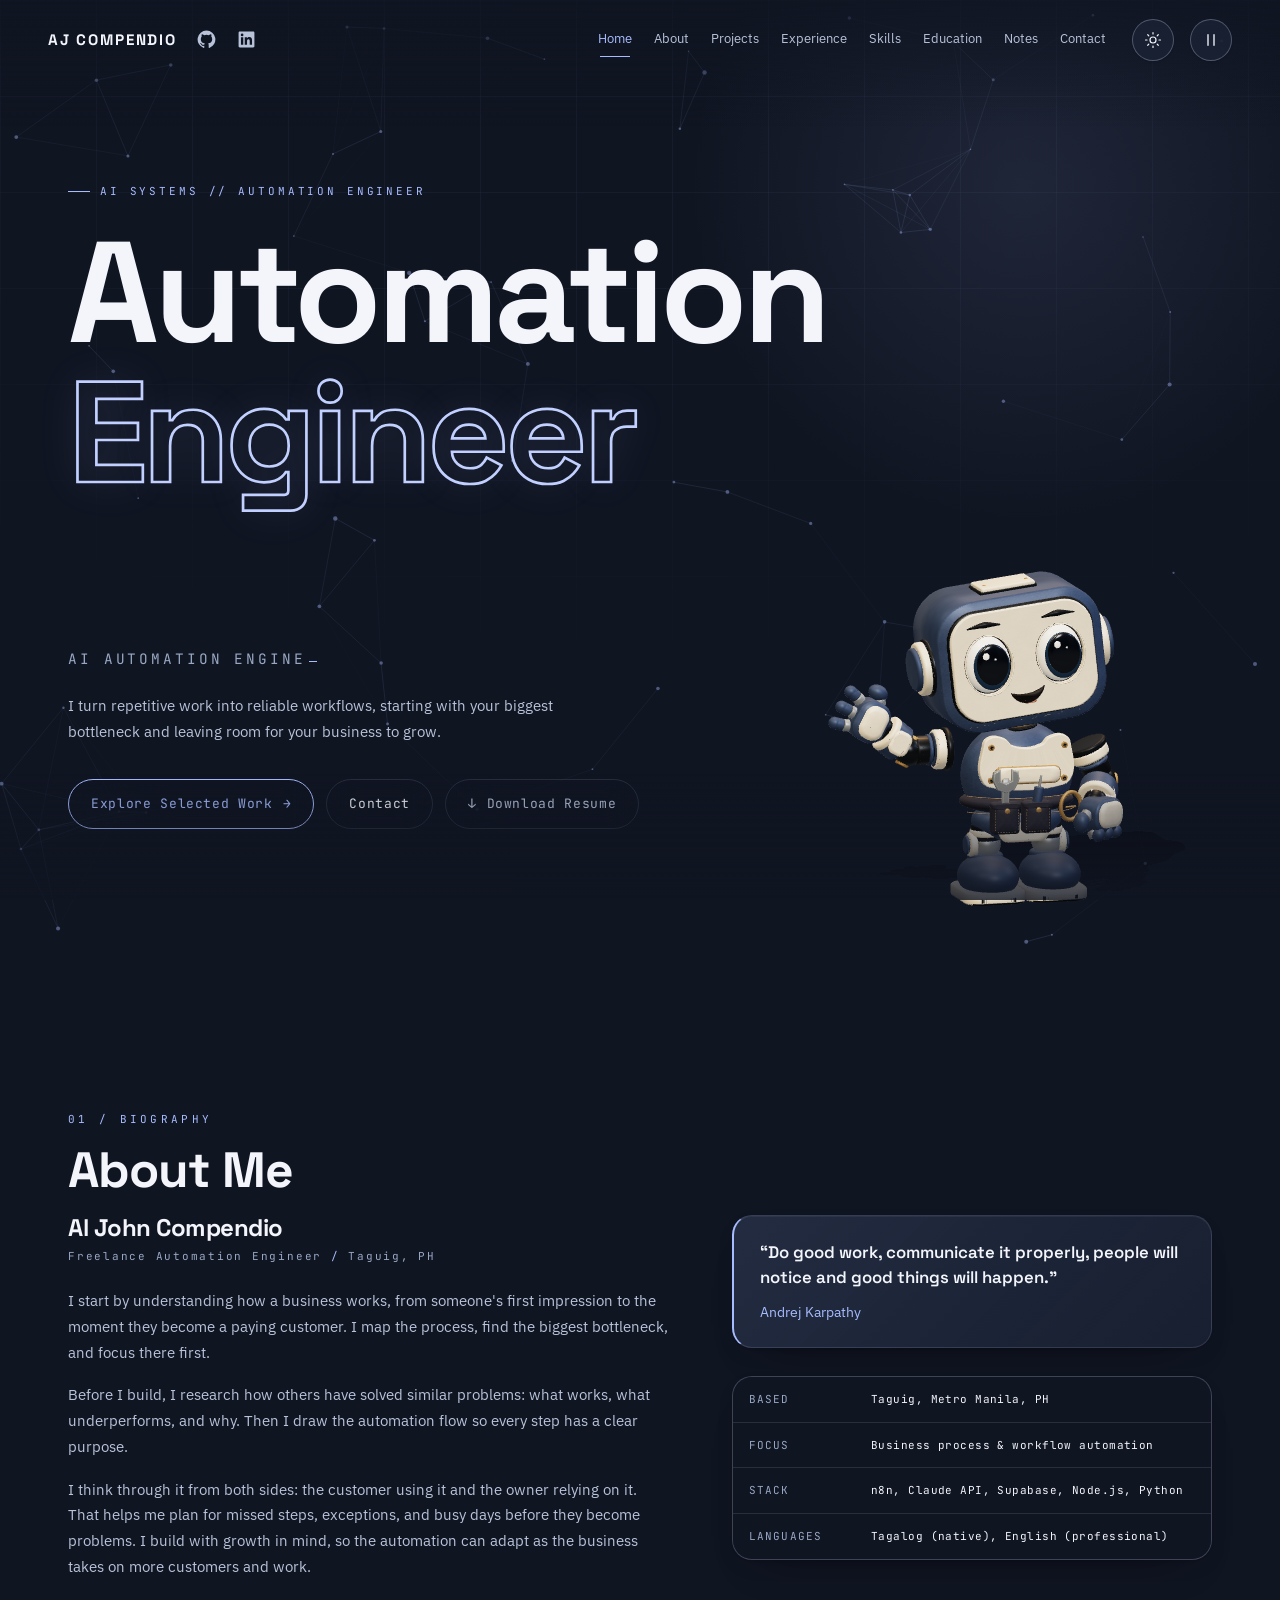
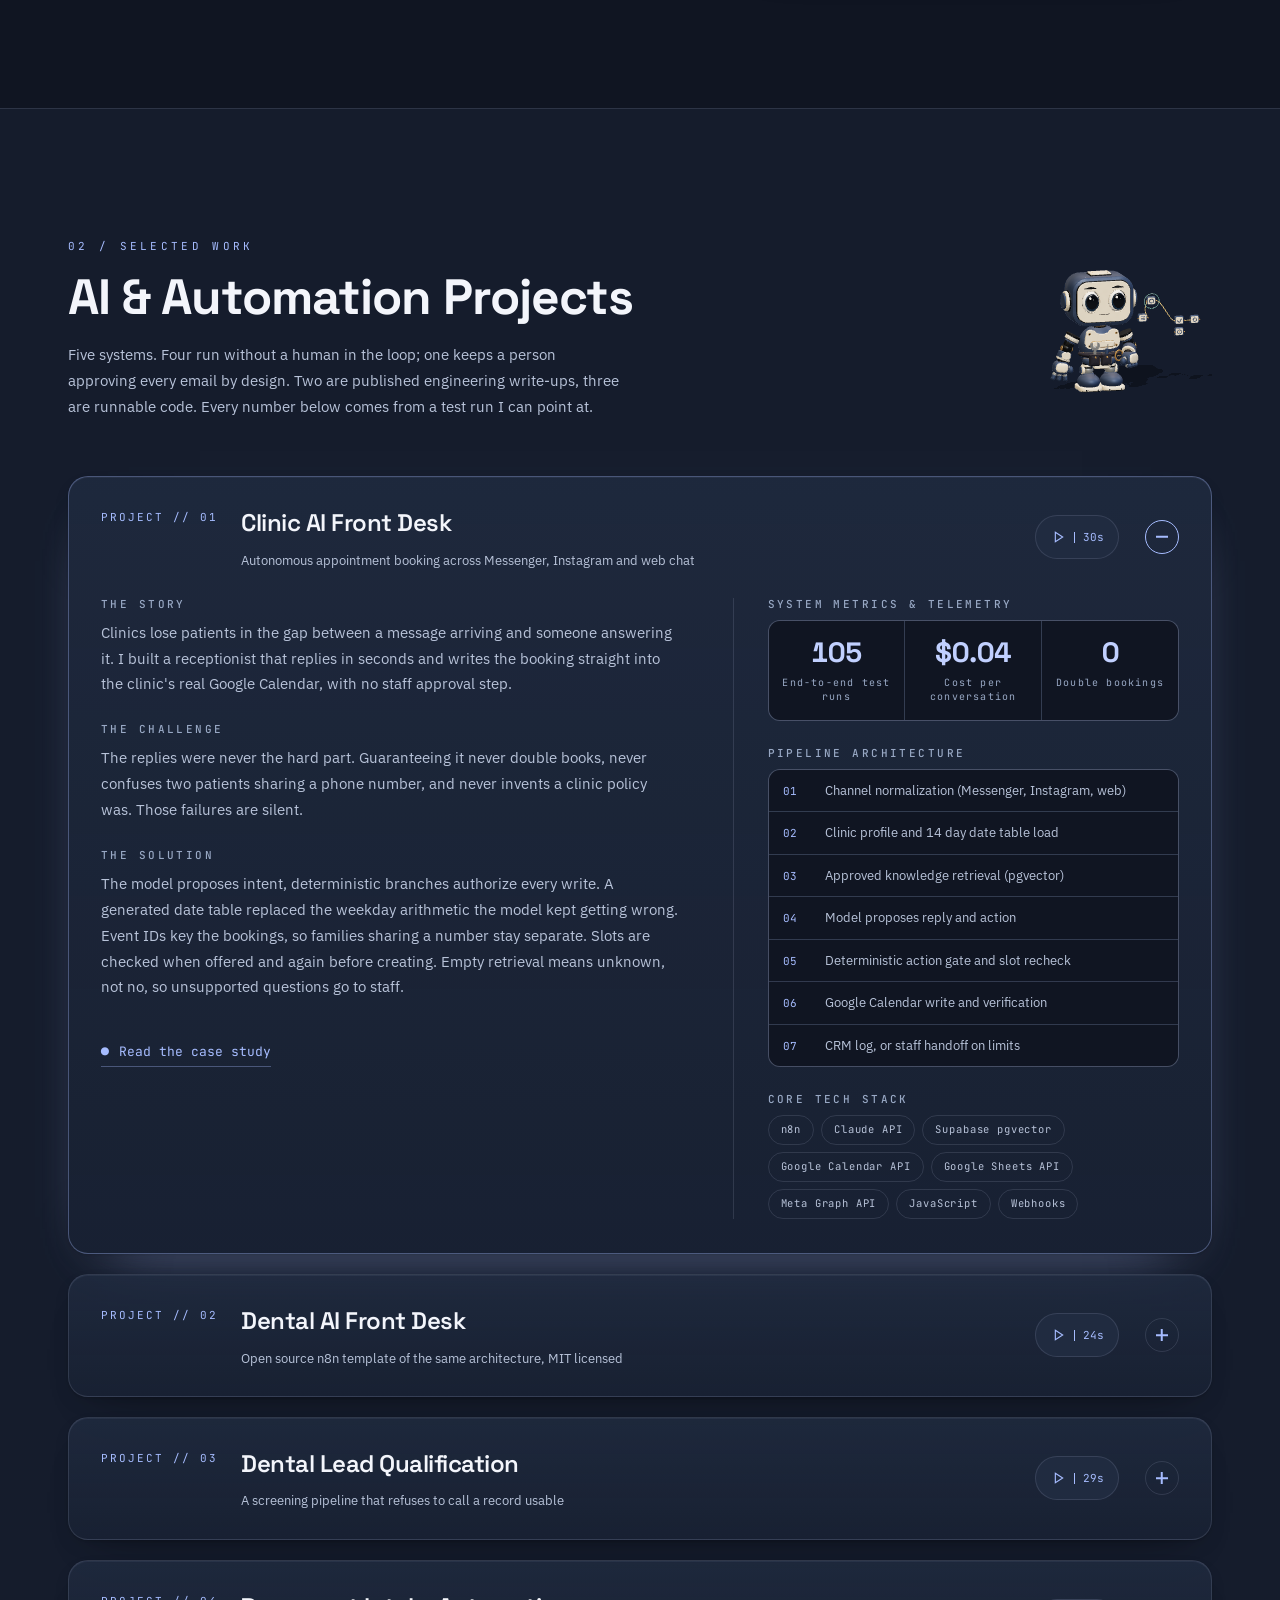
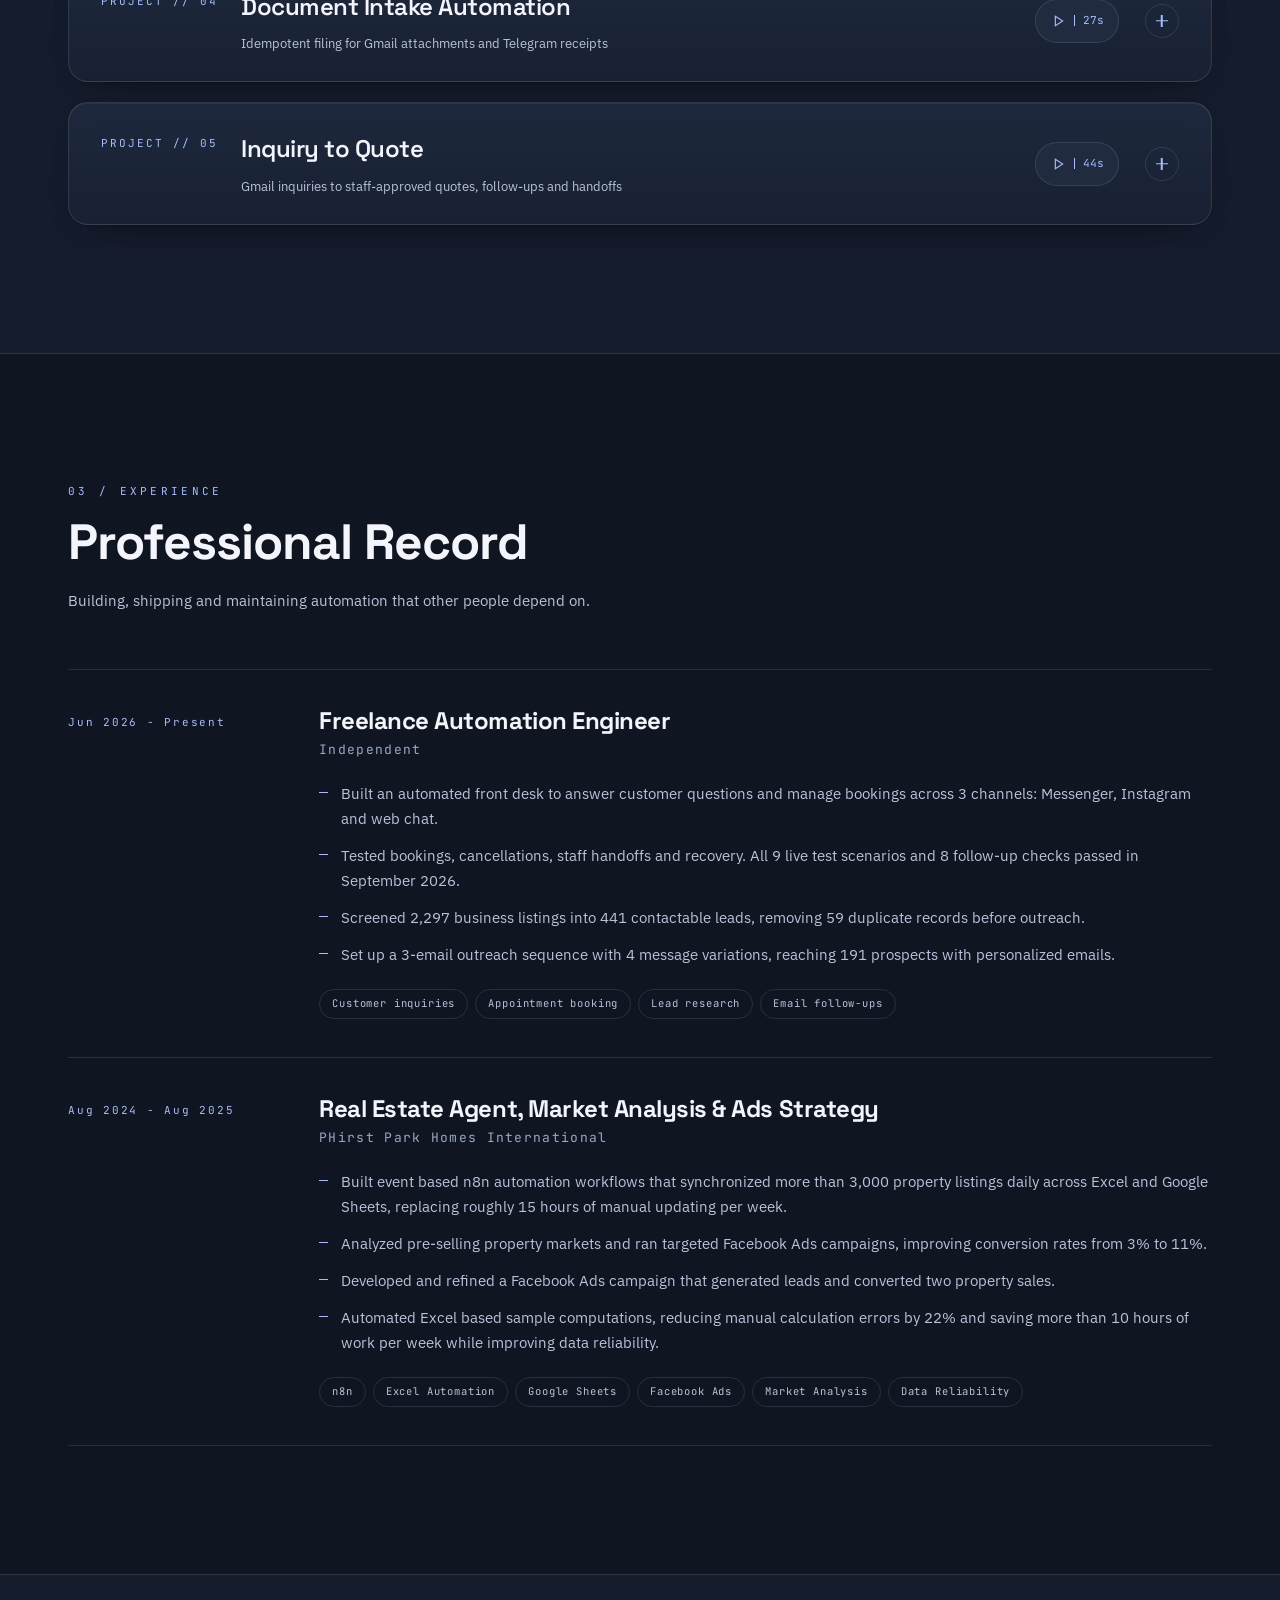
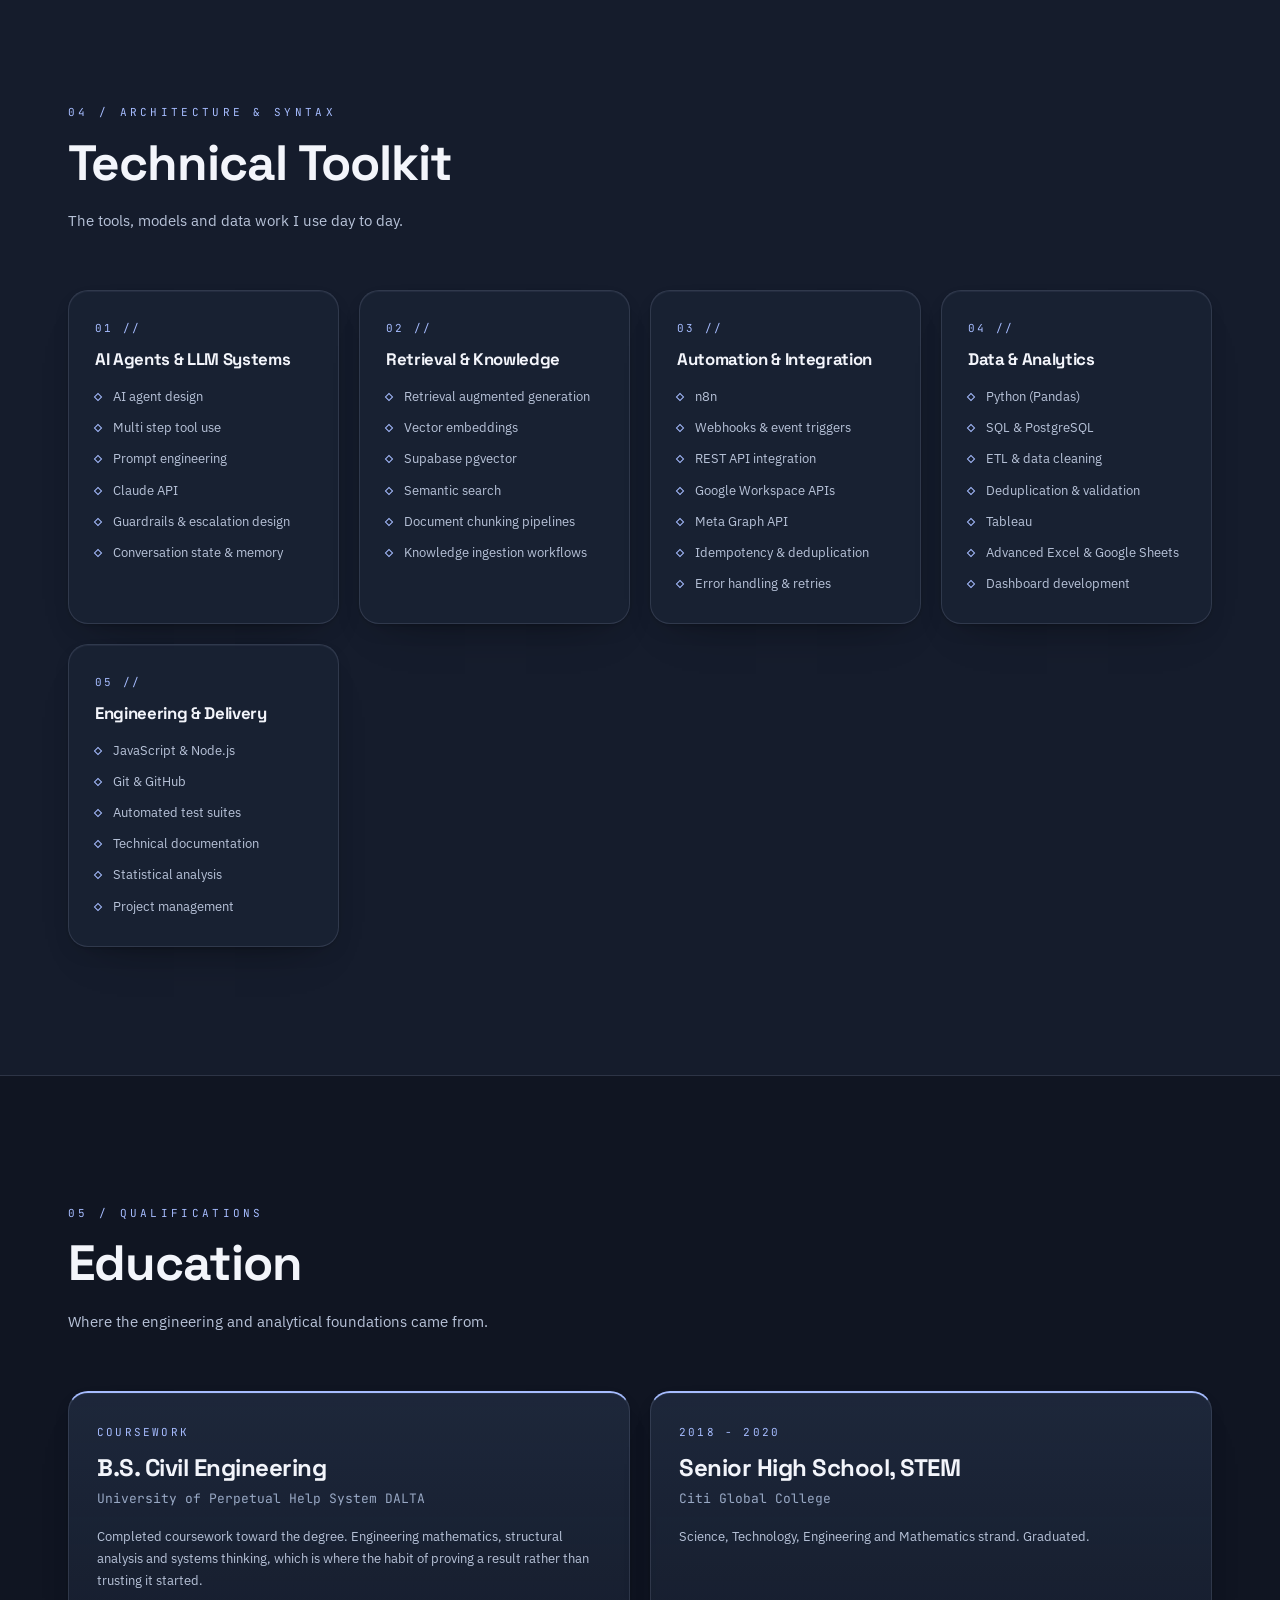
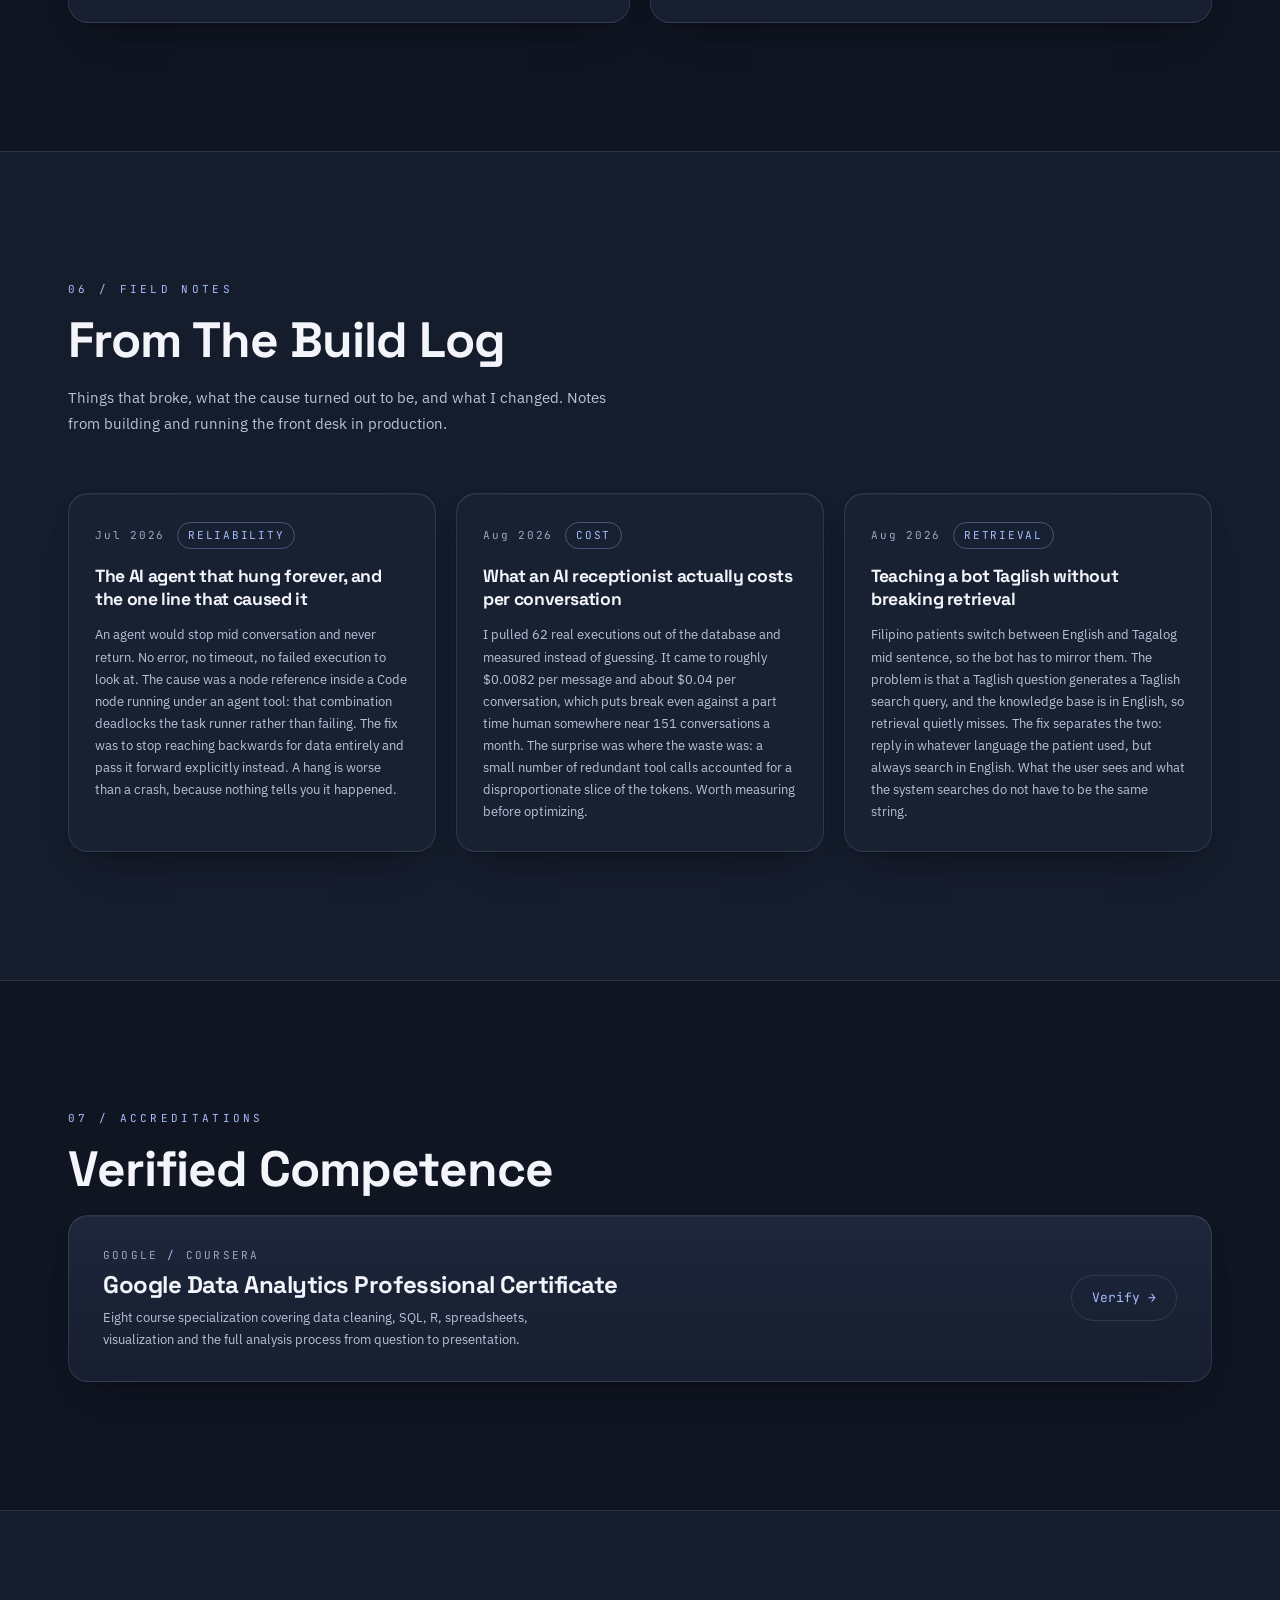
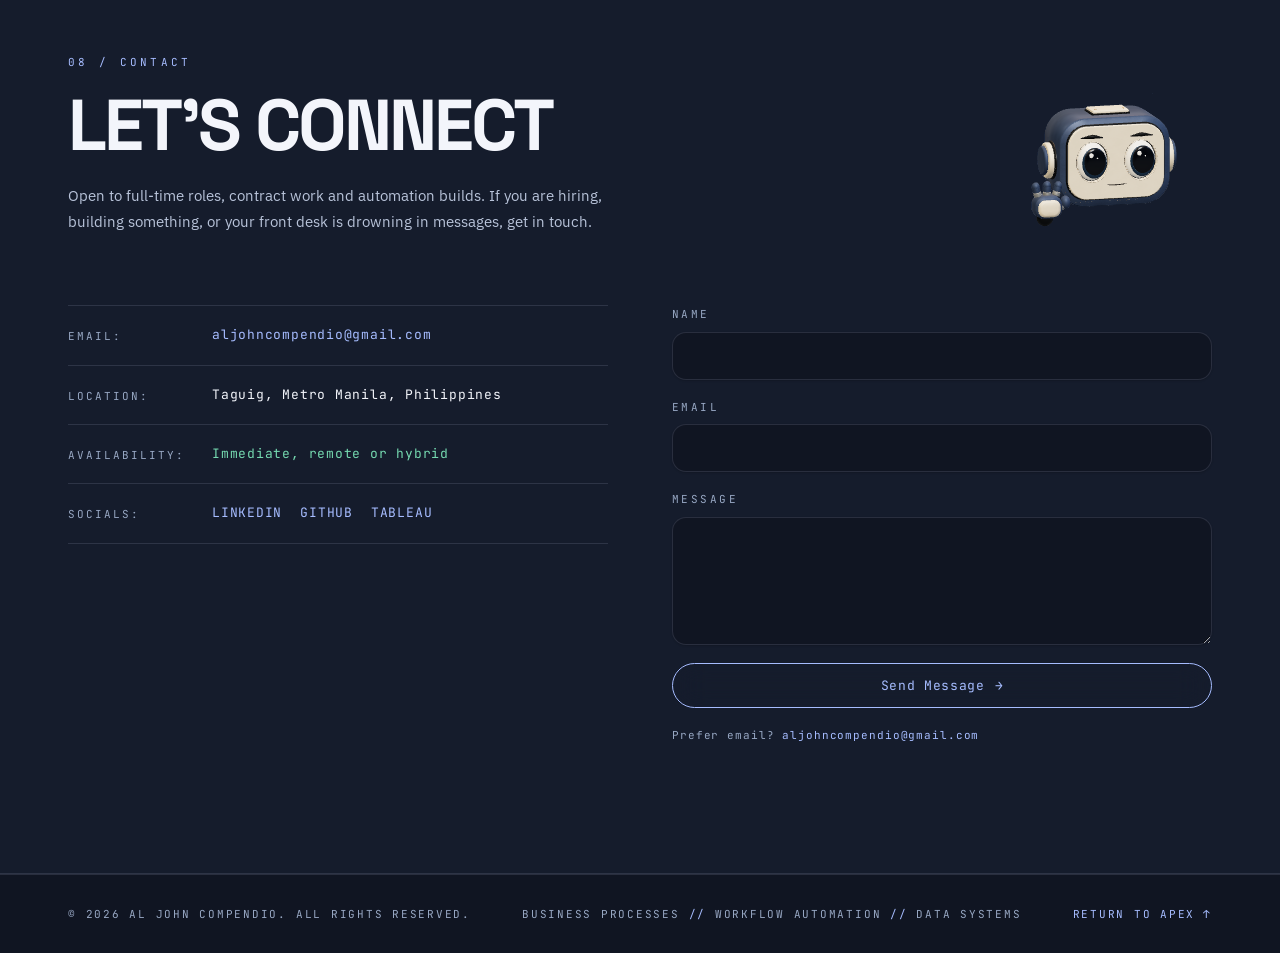
<file: index.html>
<!DOCTYPE html>
<html lang="en" data-theme="dark">
<head>
<meta charset="utf-8">
<meta name="viewport" content="width=device-width, initial-scale=1">
<title>AJ Compendio | AI Automation Engineer</title>
<meta name="description" content="Al John Compendio builds business automations, starting with your biggest bottleneck and designing workflows that can grow with your business.">
<meta name="author" content="Al John Compendio">
<meta name="theme-color" content="#101522">
<script src="js/theme.js?v=20261009"></script>

<!-- =========================================================================
     The four absolute URLs below point at ajcompendio-portfolio.netlify.app.
     If the site ever moves to a custom domain, change them here AND in
     robots.txt and sitemap.xml.
     og:image MUST stay an absolute URL. LinkedIn does not resolve relative
     paths, so a relative one means your share preview renders with no image.
     ========================================================================= -->
<link rel="canonical" href="https://ajcompendio-portfolio.netlify.app/">
<meta property="og:url" content="https://ajcompendio-portfolio.netlify.app/">
<meta property="og:image" content="https://ajcompendio-portfolio.netlify.app/assets/og-image.png">

<meta property="og:type" content="website">
<meta property="og:site_name" content="AJ Compendio">
<meta property="og:title" content="AJ Compendio | AI Automation Engineer">
<meta property="og:description" content="Business automations that tackle your biggest bottleneck and grow with your business.">
<meta property="og:image:width" content="1200">
<meta property="og:image:height" content="630">
<meta property="og:image:alt" content="AJ Compendio, building autonomous AI systems">
<meta name="twitter:card" content="summary_large_image">

<link rel="icon" href="assets/favicon.svg?v=3" type="image/svg+xml">
<link rel="preconnect" href="https://fonts.googleapis.com">
<link rel="preconnect" href="https://fonts.gstatic.com" crossorigin>
<!-- Only the 5 faces the page actually renders. Verified against computed
     styles, not guessed: Plex 400, Mono 400/500, Grotesk 600/700. -->
<link rel="stylesheet" href="https://fonts.googleapis.com/css2?family=IBM+Plex+Sans:wght@400&family=JetBrains+Mono:wght@400;500&family=Space+Grotesk:wght@600;700&display=swap">

<script type="application/ld+json">
{
  "@context": "https://schema.org",
  "@type": "Person",
  "name": "Al John Compendio",
  "alternateName": "AJ Compendio",
  "jobTitle": "Freelance Automation Engineer",
  "description": "Builds business automations by understanding the customer journey, finding bottlenecks, and designing workflows with growth in mind.",
  "url": "https://ajcompendio-portfolio.netlify.app/",
  "image": "https://ajcompendio-portfolio.netlify.app/assets/robot/greeting.png",
  "email": "mailto:aljohncompendio@gmail.com",
  "address": {
    "@type": "PostalAddress",
    "addressLocality": "Taguig",
    "addressRegion": "Metro Manila",
    "addressCountry": "PH"
  },
  "sameAs": [
    "https://www.linkedin.com/in/al-john-compendio-60321537b/",
    "https://github.com/a3s5jj",
    "https://public.tableau.com/app/profile/al.john.compendio"
  ],
  "knowsAbout": [
    "AI agents",
    "Retrieval-Augmented Generation",
    "n8n workflow automation",
    "Prompt engineering",
    "Data pipelines",
    "Python",
    "Node.js",
    "SQL"
  ]
}
</script>
<link rel="stylesheet" href="css/tokens.css?v=20261009">
<link rel="stylesheet" href="css/vendor/lenis-1.3.26.css">
<link rel="stylesheet" href="css/main.css?v=20261012-social-links">
<script type="importmap">
{"imports":{"three":"./js/vendor/three-r181/build/three.module.min.js","three/addons/":"./js/vendor/three-r181/addons/"}}
</script>
</head>
<body>
<a class="skip" href="#main">Skip to content</a>


<!-- ============ PRELOADER ============ -->
<div class="preloader" id="preloader" role="status" aria-label="Loading portfolio">
  <div class="preloader__header" aria-hidden="true">
    <span class="preloader__bone preloader__brand"></span>
    <div class="preloader__nav">
      <span class="preloader__bone"></span><span class="preloader__bone"></span>
      <span class="preloader__bone"></span><span class="preloader__bone"></span>
      <span class="preloader__bone"></span><span class="preloader__bone"></span>
    </div>
    <span class="preloader__bone preloader__control"></span>
    <span class="preloader__bone preloader__control preloader__menu"></span>
  </div>
  <div class="wrap preloader__hero" aria-hidden="true">
    <div class="preloader__copy">
      <span class="preloader__bone preloader__eyebrow"></span>
      <span class="preloader__bone preloader__line"></span>
      <span class="preloader__bone preloader__line preloader__line--medium"></span>
      <span class="preloader__bone preloader__line preloader__line--short"></span>
      <span class="preloader__bone preloader__type"></span>
      <span class="preloader__bone preloader__text"></span>
      <span class="preloader__bone preloader__text preloader__text--short"></span>
      <div class="preloader__buttons">
        <span class="preloader__bone"></span><span class="preloader__bone"></span>
        <span class="preloader__bone"></span>
      </div>
    </div>
    <span class="preloader__bone preloader__avatar"></span>
  </div>
</div>

<div class="scrollbar" id="scrollbar" aria-hidden="true"><span id="scrollbarFill"></span></div>

<!-- ============ HEADER ============ -->
<header class="header" id="header">
  <div class="header__identity">
    <a href="#hero" class="brand" aria-label="AJ Compendio, back to top">
      <span>AJ&nbsp;COMPENDIO</span>
    </a>
    <div class="header__socials">
      <a class="header__social" href="https://github.com/a3s5jj" target="_blank" rel="noopener noreferrer" aria-label="GitHub profile (opens in a new tab)" title="GitHub">
        <svg viewBox="0 0 24 24" fill="currentColor" aria-hidden="true">
          <path d="M12 .75a11.25 11.25 0 0 0-3.56 21.92c.56.1.77-.24.77-.54v-2.1c-3.14.68-3.8-1.33-3.8-1.33-.51-1.3-1.26-1.65-1.26-1.65-1.03-.7.08-.69.08-.69 1.14.08 1.73 1.17 1.73 1.17 1.01 1.73 2.65 1.23 3.3.94.1-.73.4-1.23.72-1.51-2.51-.29-5.15-1.26-5.15-5.59 0-1.24.44-2.25 1.16-3.04-.12-.29-.5-1.44.11-2.99 0 0 .95-.3 3.09 1.16a10.75 10.75 0 0 1 5.62 0c2.14-1.45 3.08-1.16 3.08-1.16.61 1.55.23 2.7.11 2.99.73.79 1.16 1.8 1.16 3.04 0 4.34-2.64 5.3-5.17 5.58.41.35.77 1.04.77 2.1v3.08c0 .3.2.65.77.54A11.25 11.25 0 0 0 12 .75Z"></path>
        </svg>
      </a>
      <a class="header__social" href="https://www.linkedin.com/in/al-john-compendio-60321537b/" target="_blank" rel="noopener noreferrer" aria-label="LinkedIn profile (opens in a new tab)" title="LinkedIn">
        <svg viewBox="0 0 24 24" fill="currentColor" aria-hidden="true">
          <path d="M20.45 2H3.55C2.69 2 2 2.68 2 3.53v16.94c0 .85.69 1.53 1.55 1.53h16.9c.86 0 1.55-.68 1.55-1.53V3.53c0-.85-.69-1.53-1.55-1.53ZM7.93 18.75H4.98V9.2h2.95v9.55ZM6.45 7.9a1.71 1.71 0 1 1 0-3.42 1.71 1.71 0 0 1 0 3.42ZM19 18.75h-2.95V14.1c0-1.11-.02-2.54-1.55-2.54-1.55 0-1.79 1.21-1.79 2.46v4.73H9.76V9.2h2.83v1.3h.04c.39-.75 1.36-1.55 2.79-1.55 2.98 0 3.58 1.96 3.58 4.5v5.3Z"></path>
        </svg>
      </a>
    </div>
  </div>

  <nav class="nav" id="nav" aria-label="Section navigation">
    <a href="#hero" class="nav__link is-active">Home</a>
    <a href="#about" class="nav__link">About</a>
    <a href="#work" class="nav__link">Projects</a>
    <a href="#experience" class="nav__link">Experience</a>
    <a href="#skills" class="nav__link">Skills</a>
    <a href="#education" class="nav__link">Education</a>
    <a href="#notes" class="nav__link">Notes</a>
    <a href="#contact" class="nav__link">Contact</a>
  </nav>

  <div class="header__clock">
    <span class="dot" aria-hidden="true"></span>
    <span id="clock">MNL 00:00:00</span>
  </div>

  <button class="theme-toggle" id="themeToggle" type="button" aria-label="Switch to light mode" title="Switch to light mode">
    <svg class="theme-toggle__icon theme-toggle__icon--sun" viewBox="0 0 24 24" fill="none" stroke="currentColor" stroke-width="1.6" stroke-linecap="round" aria-hidden="true">
      <circle cx="12" cy="12" r="4"></circle>
      <path d="M12 2v2m0 16v2M2 12h2m16 0h2M5 5l1.4 1.4m11.2 11.2L19 19M5 19l1.4-1.4M17.6 6.4 19 5"></path>
    </svg>
    <svg class="theme-toggle__icon theme-toggle__icon--moon" viewBox="0 0 24 24" fill="none" stroke="currentColor" stroke-width="1.6" stroke-linecap="round" stroke-linejoin="round" aria-hidden="true">
      <path d="M20.5 14.1A8.5 8.5 0 0 1 9.9 3.5a8.5 8.5 0 1 0 10.6 10.6Z"></path>
    </svg>
    <span class="theme-toggle__label">Dark</span>
  </button>

  <button class="theme-toggle animation-toggle" id="animationToggle" type="button" aria-label="Pause robot animations" title="Pause robot animations" aria-pressed="false" hidden>
    <svg class="theme-toggle__icon animation-toggle__pause" viewBox="0 0 24 24" fill="none" stroke="currentColor" stroke-width="1.8" stroke-linecap="round" aria-hidden="true">
      <path d="M8 5v14M16 5v14"></path>
    </svg>
    <svg class="theme-toggle__icon animation-toggle__play" viewBox="0 0 24 24" fill="none" stroke="currentColor" stroke-width="1.8" stroke-linejoin="round" aria-hidden="true">
      <path d="m8 4 12 8-12 8Z"></path>
    </svg>
    <span class="theme-toggle__label">Pause</span>
  </button>

  <button class="burger" id="burger" aria-label="Open menu" aria-expanded="false" aria-controls="nav">
    <span></span><span></span><span></span>
  </button>
</header>

<main id="main">

<!-- ============ HERO ============ -->
<section class="hero" id="hero">
  <canvas class="hero__canvas" id="heroCanvas" aria-hidden="true"></canvas>
  <div class="hero__grid" aria-hidden="true"></div>

  <div class="wrap hero__inner">
    <div class="hero__heading">
      <p class="hero__eyebrow reveal" data-reveal>
        <span class="tick" aria-hidden="true"></span>
        AI SYSTEMS <span class="sep">//</span> AUTOMATION ENGINEER
      </p>

      <h1 class="hero__title">
        <span class="line reveal" data-reveal>Automation</span>
        <span class="line reveal accent" data-reveal>Engineer</span>
      </h1>
    </div>

    <div class="hero__copy">
      <p class="hero__type reveal" data-reveal aria-live="off">
        <span id="typewriter"></span><span class="caret" aria-hidden="true"></span>
      </p>

      <p class="hero__lede reveal" data-reveal>
        I turn repetitive work into reliable workflows, starting with your biggest
        bottleneck and leaving room for your business to grow.
      </p>

      <div class="hero__actions reveal" data-reveal>
        <a href="#work" class="btn btn--primary">Explore Selected Work <span aria-hidden="true">&rarr;</span></a>
        <a href="#contact" class="btn">Contact</a>
        <a href="assets/AJ-Compendio-CV.pdf" class="btn btn--ghost" id="cvLink" download>
          <span aria-hidden="true">&darr;</span> Download Resume
        </a>
      </div>
    </div>

    <div class="hero__panel reveal" data-reveal>
      <div class="avatar-cutout hero__avatar robot-avatar" data-robot-state="Greeting">
        <img id="portrait" src="assets/robot/greeting.png" alt="Workshop robot smiling and waving hello"
             width="768" height="768" fetchpriority="high" decoding="async">
        <canvas aria-hidden="true"></canvas>
      </div>
    </div>
  </div>

</section>

<!-- ============ 01 ABOUT ============ -->
<section class="section" id="about">
  <div class="wrap">
    <p class="sec-label reveal" data-reveal>01 / BIOGRAPHY</p>
    <h2 class="sec-title reveal" data-reveal>About Me</h2>

    <div class="about">
      <div class="about__col reveal" data-reveal>
        <h3 class="about__name">Al John Compendio</h3>
        <p class="about__role">Freelance Automation Engineer <span class="sep">/</span> Taguig, PH</p>
        <p>
          I start by understanding how a business works, from someone's first impression
          to the moment they become a paying customer. I map the process, find the biggest
          bottleneck, and focus there first.
        </p>
        <p>
          Before I build, I research how others have solved similar problems: what works,
          what underperforms, and why. Then I draw the automation flow so every step has
          a clear purpose.
        </p>
        <p>
          I think through it from both sides: the customer using it and the owner relying
          on it. That helps me plan for missed steps, exceptions, and busy days before they
          become problems. I build with growth in mind, so the automation can adapt as the
          business takes on more customers and work.
        </p>
      </div>

      <div class="about__col reveal" data-reveal>
        <blockquote class="quote" cite="https://karpathy.github.io/2016/09/07/phd/">
          &ldquo;Do good work, communicate it properly, people will notice and good things will happen.&rdquo;
          <footer class="quote__author"><a href="https://karpathy.github.io/2016/09/07/phd/" target="_blank" rel="noopener noreferrer">Andrej Karpathy</a></footer>
        </blockquote>
        <ul class="about__facts">
          <li><span class="k">BASED</span><span class="v">Taguig, Metro Manila, PH</span></li>
          <li><span class="k">FOCUS</span><span class="v">Business process &amp; workflow automation</span></li>
          <li><span class="k">STACK</span><span class="v">n8n, Claude API, Supabase, Node.js, Python</span></li>
          <li><span class="k">LANGUAGES</span><span class="v">Tagalog (native), English (professional)</span></li>
        </ul>
      </div>
    </div>
  </div>
</section>

<!-- ============ 02 WORK ============ -->
<section class="section section--alt" id="work">
  <div class="wrap">
    <div class="section-intro">
      <div class="section-intro__copy">
        <p class="sec-label reveal" data-reveal>02 / SELECTED WORK</p>
        <h2 class="sec-title reveal" data-reveal>AI &amp; Automation Projects</h2>
        <p class="sec-lede reveal" data-reveal>
          Five systems. Four run without a human in the loop; one keeps a person approving every
          email by design. Two are published engineering write-ups, three are runnable code. Every
          number below comes from a test run I can point at.
        </p>
      </div>
      <div class="avatar-cutout section-intro__avatar robot-avatar reveal" data-reveal data-robot-state="Working">
        <img src="assets/robot/working.png" alt="" width="768" height="768" loading="lazy" decoding="async">
        <canvas aria-hidden="true"></canvas>
      </div>
    </div>

    <div class="projects" id="projects">

      <!-- PROJECT 01 -->
      <article class="project is-open reveal" data-reveal>
        <div class="project__row">
        <h3 class="project__heading">
        <button class="project__head" aria-expanded="true">
          <span class="project__idx">PROJECT // 01</span>
          <span class="project__titles">
            <span class="project__title">Clinic AI Front Desk</span>
            <span class="project__sub">Autonomous appointment booking across Messenger, Instagram and web chat</span>
          </span>
          <span class="project__toggle" aria-hidden="true"></span>
        </button>
        </h3>
          <button class="project__watch" type="button" aria-label="Play Clinic AI Front Desk video, 30 seconds" aria-haspopup="dialog" aria-controls="projectVideo" data-video="assets/videos/clinic.mp4" data-poster="assets/videos/clinic.jpg" data-captions="assets/videos/clinic.vtt">
            <svg viewBox="0 0 24 24" fill="none" stroke="currentColor" stroke-width="1.7" aria-hidden="true"><path d="m8 5 11 7-11 7Z"/></svg>
            <span class="project__duration">30s</span>
          </button>
        </div>

        <div class="project__body">
          <div class="project__cols">
            <div class="project__story">
              <h4 class="blk">THE STORY</h4>
              <p>
                Clinics lose patients in the gap between a message arriving and someone
                answering it. I built a receptionist that replies in seconds and writes the
                booking straight into the clinic's real Google Calendar, with no staff
                approval step.
              </p>
              <h4 class="blk">THE CHALLENGE</h4>
              <p>
                The replies were never the hard part. Guaranteeing it never double books,
                never confuses two patients sharing a phone number, and never invents a
                clinic policy was. Those failures are silent.
              </p>
              <h4 class="blk">THE SOLUTION</h4>
              <p>
                The model proposes intent, deterministic branches authorize every write. A
                generated date table replaced the weekday arithmetic the model kept getting
                wrong. Event IDs key the bookings, so families sharing a number stay
                separate. Slots are checked when offered and again before creating. Empty
                retrieval means unknown, not no, so unsupported questions go to staff.
              </p>
              <a class="repo-link is-pending" href="https://github.com/a3s5jj/clinic-ai-frontdesk-case-study" data-repo>
                <span aria-hidden="true">&#9679;</span> Read the case study
              </a>
            </div>

            <div class="project__side">
              <h4 class="blk">SYSTEM METRICS &amp; TELEMETRY</h4>
              <div class="metrics">
                <div class="metric"><span class="metric__v" data-count="105" data-suffix="">0</span><span class="metric__k">End-to-end test runs</span></div>
                <div class="metric"><span class="metric__v" data-count="0.04" data-prefix="$" data-dec="2">0</span><span class="metric__k">Cost per conversation</span></div>
                <div class="metric"><span class="metric__v" data-count="0">0</span><span class="metric__k">Double bookings</span></div>
              </div>

              <h4 class="blk">PIPELINE ARCHITECTURE</h4>
              <ol class="pipe">
                <li>Channel normalization (Messenger, Instagram, web)</li>
                <li>Clinic profile and 14 day date table load</li>
                <li>Approved knowledge retrieval (pgvector)</li>
                <li>Model proposes reply and action</li>
                <li>Deterministic action gate and slot recheck</li>
                <li>Google Calendar write and verification</li>
                <li>CRM log, or staff handoff on limits</li>
              </ol>

              <h4 class="blk">CORE TECH STACK</h4>
              <ul class="chips">
                <li>n8n</li><li>Claude API</li><li>Supabase pgvector</li><li>Google Calendar API</li>
                <li>Google Sheets API</li><li>Meta Graph API</li><li>JavaScript</li><li>Webhooks</li>
              </ul>
            </div>
          </div>
        </div>
      </article>

      <!-- PROJECT 02 -->
      <article class="project reveal" data-reveal>
        <div class="project__row">
        <h3 class="project__heading">
        <button class="project__head" aria-expanded="false">
          <span class="project__idx">PROJECT // 02</span>
          <span class="project__titles">
            <span class="project__title">Dental AI Front Desk</span>
            <span class="project__sub">Open source n8n template of the same architecture, MIT licensed</span>
          </span>
          <span class="project__toggle" aria-hidden="true"></span>
        </button>
        </h3>
          <button class="project__watch" type="button" aria-label="Play Dental AI Front Desk video, 24 seconds" aria-haspopup="dialog" aria-controls="projectVideo" data-video="assets/videos/template.mp4" data-poster="assets/videos/template.jpg">
            <svg viewBox="0 0 24 24" fill="none" stroke="currentColor" stroke-width="1.7" aria-hidden="true"><path d="m8 5 11 7-11 7Z"/></svg>
            <span class="project__duration">24s</span>
          </button>
        </div>

        <div class="project__body">
          <div class="project__cols">
            <div class="project__story">
              <h4 class="blk">THE STORY</h4>
              <p>
                Once the production build proved out, I stripped it to a reusable template
                and released it under MIT, so the guardrails do not have to be rebuilt from
                scratch.
              </p>
              <h4 class="blk">THE CHALLENGE</h4>
              <p>
                Publishing a working system means separating architecture from client. Every
                credential, resource ID, clinic name and patient record had to come out
                while the workflow stayed importable and behaved identically.
              </p>
              <h4 class="blk">THE SOLUTION</h4>
              <p>
                A 78 node front desk plus an 8 node ingestion workflow, a pgvector schema,
                the booking and escalation safeguards, and offline tests that run with no
                credentials. It passed secret, email, phone, host and path scans, and
                imports inactive by default so nothing fires before you have checked it.
              </p>
              <a class="repo-link is-pending" href="https://github.com/a3s5jj/dental-ai-frontdesk-oss" data-repo>
                <span aria-hidden="true">&#9679;</span> View the template
              </a>
            </div>

            <div class="project__side">
              <h4 class="blk">SYSTEM METRICS &amp; TELEMETRY</h4>
              <div class="metrics">
                <div class="metric"><span class="metric__v" data-count="78">0</span><span class="metric__k">Workflow nodes</span></div>
                <div class="metric"><span class="metric__v" data-count="58" data-suffix="/58">0</span><span class="metric__k">Behavior checks passed</span></div>
                <div class="metric"><span class="metric__v metric__v--text">MIT</span><span class="metric__k">License</span></div>
              </div>

              <h4 class="blk">PIPELINE ARCHITECTURE</h4>
              <ol class="pipe">
                <li>Front desk workflow (78 nodes)</li>
                <li>Knowledge ingestion workflow (8 nodes)</li>
                <li>Supabase pgvector schema</li>
                <li>Deterministic safeguard layer</li>
                <li>Offline behavior, structure and layout tests</li>
                <li>Setup and staff operation guides</li>
              </ol>

              <h4 class="blk">CORE TECH STACK</h4>
              <ul class="chips">
                <li>n8n</li><li>Supabase</li><li>pgvector</li><li>PostgreSQL</li>
                <li>Google Calendar</li><li>Node.js</li><li>Markdown docs</li><li>MIT</li>
              </ul>
            </div>
          </div>
        </div>
      </article>

      <!-- PROJECT 03 -->
      <article class="project reveal" data-reveal>
        <div class="project__row">
        <h3 class="project__heading">
        <button class="project__head" aria-expanded="false">
          <span class="project__idx">PROJECT // 03</span>
          <span class="project__titles">
            <span class="project__title">Dental Lead Qualification</span>
            <span class="project__sub">A screening pipeline that refuses to call a record usable</span>
          </span>
          <span class="project__toggle" aria-hidden="true"></span>
        </button>
        </h3>
          <button class="project__watch" type="button" aria-label="Play Dental Lead Qualification video, 29 seconds" aria-haspopup="dialog" aria-controls="projectVideo" data-video="assets/videos/leads.mp4" data-poster="assets/videos/leads.jpg">
            <svg viewBox="0 0 24 24" fill="none" stroke="currentColor" stroke-width="1.7" aria-hidden="true"><path d="m8 5 11 7-11 7Z"/></svg>
            <span class="project__duration">29s</span>
          </button>
        </div>

        <div class="project__body">
          <div class="project__cols">
            <div class="project__story">
              <h4 class="blk">THE STORY</h4>
              <p>
                A plausible URL can be the wrong business. A blocked page is not necessarily
                a dead one. I built a pipeline that treats those as separate problems and
                refuses to call a record usable until it survives every check.
              </p>
              <h4 class="blk">THE CHALLENGE</h4>
              <p>
                Lead lists rot when discovery, identity matching, liveness, enrichment and
                scoring get mixed together. Re-running a score update stacks points. A
                scraper can finish successfully and still hand you an unusable workbook.
              </p>
              <h4 class="blk">THE SOLUTION</h4>
              <p>
                Each source gets its own adapter over one shared qualification core.
                Uncertain, blocked or login gated pages become needs manual review, never
                facts. Scores reconcile against prior evidence instead of adding twice,
                weaker enrichment never overwrites a verified value, and paid sources stop
                for a credit preflight before spending. 2,297 listings screened down to 441
                contactable leads.
              </p>
              <a class="repo-link is-pending" href="https://github.com/a3s5jj/dental-lead-qualification-case-study" data-repo>
                <span aria-hidden="true">&#9679;</span> Read the case study
              </a>
            </div>

            <div class="project__side">
              <h4 class="blk">SYSTEM METRICS &amp; TELEMETRY</h4>
              <div class="metrics">
                <div class="metric"><span class="metric__v" data-count="2297">0</span><span class="metric__k">Listings screened</span></div>
                <div class="metric"><span class="metric__v" data-count="441">0</span><span class="metric__k">Verified leads</span></div>
                <div class="metric"><span class="metric__v" data-count="59">0</span><span class="metric__k">Duplicates caught</span></div>
              </div>

              <h4 class="blk">PIPELINE ARCHITECTURE</h4>
              <ol class="pipe">
                <li>Source specific discovery adapters</li>
                <li>Record normalization and fit check</li>
                <li>Deduplication gate</li>
                <li>Public contact discovery</li>
                <li>Link liveness validation</li>
                <li>Enrichment and score reconciliation</li>
                <li>Contactability check and final quality gate</li>
              </ol>

              <h4 class="blk">CORE TECH STACK</h4>
              <ul class="chips">
                <li>Node.js</li><li>Python</li><li>Pandas</li><li>Google Maps</li>
                <li>Facebook Ads Library</li><li>REST APIs</li><li>CSV / XLSX</li>
              </ul>
            </div>
          </div>
        </div>
      </article>

      <!-- PROJECT 04 -->
      <article class="project reveal" data-reveal>
        <div class="project__row">
        <h3 class="project__heading">
        <button class="project__head" aria-expanded="false">
          <span class="project__idx">PROJECT // 04</span>
          <span class="project__titles">
            <span class="project__title">Document Intake Automation</span>
            <span class="project__sub">Idempotent filing for Gmail attachments and Telegram receipts</span>
          </span>
          <span class="project__toggle" aria-hidden="true"></span>
        </button>
        </h3>
          <button class="project__watch" type="button" aria-label="Play Document Intake Automation video, 27 seconds" aria-haspopup="dialog" aria-controls="projectVideo" data-video="assets/videos/documents.mp4" data-poster="assets/videos/documents.jpg" data-captions="assets/videos/documents.vtt">
            <svg viewBox="0 0 24 24" fill="none" stroke="currentColor" stroke-width="1.7" aria-hidden="true"><path d="m8 5 11 7-11 7Z"/></svg>
            <span class="project__duration">27s</span>
          </button>
        </div>

        <div class="project__body">
          <div class="project__cols">
            <div class="project__story">
              <h4 class="blk">THE STORY</h4>
              <p>
                Document intake breaks the same few ways every time. A retry files the same
                email twice. An attachment uploads but its row never appears. Each of those
                looks like a successful run from the outside.
              </p>
              <h4 class="blk">THE CHALLENGE</h4>
              <p>
                Making retries safe. The system has to run the same window twice and produce
                the same result, and refuse to fill gaps in a blurry receipt with plausible
                guesses.
              </p>
              <h4 class="blk">THE SOLUTION</h4>
              <p>
                Two workflows file documents into Drive and write one row each to Sheets.
                Attachments process serially, folders are found or created, files are reused
                rather than re-uploaded. Verified against an isolated sandbox: a second run
                over the same 48 hour window left every count unchanged.
              </p>
              <a class="repo-link is-pending" href="https://github.com/a3s5jj/document-intake-automation" data-repo>
                <span aria-hidden="true">&#9679;</span> View the repository
              </a>
            </div>

            <div class="project__side">
              <h4 class="blk">SYSTEM METRICS &amp; TELEMETRY</h4>
              <div class="metrics">
                <div class="metric"><span class="metric__v" data-count="12" data-suffix="/12">0</span><span class="metric__k">Fixture tests passed</span></div>
                <div class="metric"><span class="metric__v" data-count="0">0</span><span class="metric__k">Error rows</span></div>
                <div class="metric"><span class="metric__v" data-count="0">0</span><span class="metric__k">Duplicates on replay</span></div>
              </div>

              <h4 class="blk">PIPELINE ARCHITECTURE</h4>
              <ol class="pipe">
                <li>Labeled email or photo message trigger</li>
                <li>Message normalization and validation</li>
                <li>Serial attachment processing</li>
                <li>Drive folder find or create</li>
                <li>Reuse or upload file write</li>
                <li>Sheets row keyed for deduplication</li>
              </ol>

              <h4 class="blk">CORE TECH STACK</h4>
              <ul class="chips">
                <li>n8n</li><li>Gmail API</li><li>Google Drive API</li><li>Google Sheets API</li>
                <li>Telegram Bot API</li><li>Gemini</li>
              </ul>
            </div>
          </div>
        </div>
      </article>

      <!-- PROJECT 05 -->
      <article class="project reveal" data-reveal>
        <div class="project__row">
        <h3 class="project__heading">
        <button class="project__head" aria-expanded="false">
          <span class="project__idx">PROJECT // 05</span>
          <span class="project__titles">
            <span class="project__title">Inquiry to Quote</span>
            <span class="project__sub">Gmail inquiries to staff-approved quotes, follow-ups and handoffs</span>
          </span>
          <span class="project__toggle" aria-hidden="true"></span>
        </button>
        </h3>
          <button class="project__watch" type="button" aria-label="Play Inquiry to Quote video, 44 seconds" aria-haspopup="dialog" aria-controls="projectVideo" data-video="assets/videos/quote.mp4" data-poster="assets/videos/quote.jpg" data-captions="assets/videos/quote.vtt">
            <svg viewBox="0 0 24 24" fill="none" stroke="currentColor" stroke-width="1.7" aria-hidden="true"><path d="m8 5 11 7-11 7Z"/></svg>
            <span class="project__duration">44s</span>
          </button>
        </div>

        <div class="project__body">
          <div class="project__cols">
            <div class="project__story">
              <h4 class="blk">THE STORY</h4>
              <p>
                Service businesses lose jobs between an inquiry arriving and a price going
                out. Details come scattered across emails, the quote is typed by hand, and a
                customer who goes quiet is simply forgotten. I built this for a fictional
                office cleaning business, using synthetic data.
              </p>
              <h4 class="blk">THE CHALLENGE</h4>
              <p>
                Letting AI read messy emails without letting it set a price, promise a date,
                or send anything. A customer who writes "start next Monday" needs a real
                date, and models are unreliable at calendar arithmetic.
              </p>
              <h4 class="blk">THE SOLUTION</h4>
              <p>
                Claude copies what the customer stated, with the supporting text. Postgres
                rules price the job from a versioned rate card, code turns "next Monday" into
                a date and repeats the words back, and staff approve every exact email. Quiet
                quotes get approved follow-ups on day 2 and day 5, and a confirmed acceptance
                creates one operations brief.
              </p>
              <a class="repo-link is-pending" href="https://github.com/a3s5jj/inquiry-to-quote-automation" data-repo>
                <span aria-hidden="true">&#9679;</span> View the repository
              </a>
            </div>

            <div class="project__side">
              <h4 class="blk">SYSTEM METRICS &amp; TELEMETRY</h4>
              <div class="metrics">
                <div class="metric"><span class="metric__v" data-count="71" data-suffix="/71">0</span><span class="metric__k">Automated tests passed</span></div>
                <div class="metric"><span class="metric__v" data-count="26" data-suffix="">0</span><span class="metric__k">Verified n8n runs</span></div>
                <div class="metric"><span class="metric__v" data-count="8" data-suffix="/8">0</span><span class="metric__k">Live scenarios passed</span></div>
              </div>

              <h4 class="blk">PIPELINE ARCHITECTURE</h4>
              <ol class="pipe">
                <li>Labeled Gmail inquiry and sender checks</li>
                <li>Claude copies stated details with evidence</li>
                <li>Code validates evidence and reads start dates</li>
                <li>Versioned rate card prices the job</li>
                <li>Staff approve the exact email</li>
                <li>Approved reply, then day 2 and day 5 follow-ups</li>
                <li>Staff-confirmed acceptance to operations brief</li>
              </ol>

              <h4 class="blk">CORE TECH STACK</h4>
              <ul class="chips">
                <li>n8n</li><li>Claude API</li><li>Gmail API</li><li>Supabase Postgres</li>
                <li>PL/pgSQL</li><li>JavaScript</li><li>Webhooks</li>
              </ul>
            </div>
          </div>
        </div>
      </article>

    </div>
  </div>
</section>

<!-- ============ 03 EXPERIENCE ============ -->
<section class="section" id="experience">
  <div class="wrap">
    <p class="sec-label reveal" data-reveal>03 / EXPERIENCE</p>
    <h2 class="sec-title reveal" data-reveal>Professional Record</h2>
    <p class="sec-lede reveal" data-reveal>
      Building, shipping and maintaining automation that other people depend on.
    </p>

    <div class="timeline">
      <article class="job reveal" data-reveal>
        <div class="job__when">Jun 2026 - Present</div>
        <div class="job__main">
          <h3 class="job__title">Freelance Automation Engineer</h3>
          <p class="job__org">Independent</p>
          <ul class="job__points">
            <li>Built an automated front desk to answer customer questions and manage bookings across 3 channels: Messenger, Instagram and web chat.</li>
            <li>Tested bookings, cancellations, staff handoffs and recovery. All 9 live test scenarios and 8 follow-up checks passed in September 2026.</li>
            <li>Screened 2,297 business listings into 441 contactable leads, removing 59 duplicate records before outreach.</li>
            <li>Set up a 3-email outreach sequence with 4 message variations, reaching 191 prospects with personalized emails.</li>
          </ul>
          <ul class="chips">
            <li>Customer inquiries</li><li>Appointment booking</li><li>Lead research</li><li>Email follow-ups</li>
          </ul>
        </div>
      </article>

      <article class="job reveal" data-reveal>
        <div class="job__when">Aug 2024 - Aug 2025</div>
        <div class="job__main">
          <h3 class="job__title">Real Estate Agent, Market Analysis &amp; Ads Strategy</h3>
          <p class="job__org">PHirst Park Homes International</p>
          <ul class="job__points">
            <li>Built event based n8n automation workflows that synchronized more than 3,000 property listings daily across Excel and Google Sheets, replacing roughly 15 hours of manual updating per week.</li>
            <li>Analyzed pre-selling property markets and ran targeted Facebook Ads campaigns, improving conversion rates from 3% to 11%.</li>
            <li>Developed and refined a Facebook Ads campaign that generated leads and converted two property sales.</li>
            <li>Automated Excel based sample computations, reducing manual calculation errors by 22% and saving more than 10 hours of work per week while improving data reliability.</li>
          </ul>
          <ul class="chips">
            <li>n8n</li><li>Excel Automation</li><li>Google Sheets</li><li>Facebook Ads</li>
            <li>Market Analysis</li><li>Data Reliability</li>
          </ul>
        </div>
      </article>
    </div>
  </div>
</section>

<!-- ============ 04 SKILLS ============ -->
<section class="section section--alt" id="skills">
  <div class="wrap">
    <p class="sec-label reveal" data-reveal>04 / ARCHITECTURE &amp; SYNTAX</p>
    <h2 class="sec-title reveal" data-reveal>Technical Toolkit</h2>
    <p class="sec-lede reveal" data-reveal>
      The tools, models and data work I use day to day.
    </p>

    <div class="skills">
      <div class="skill reveal" data-reveal>
        <p class="skill__idx">01 //</p>
        <h3 class="skill__title">AI Agents &amp; LLM Systems</h3>
        <ul>
          <li>AI agent design</li><li>Multi step tool use</li><li>Prompt engineering</li>
          <li>Claude API</li><li>Guardrails &amp; escalation design</li><li>Conversation state &amp; memory</li>
        </ul>
      </div>
      <div class="skill reveal" data-reveal>
        <p class="skill__idx">02 //</p>
        <h3 class="skill__title">Retrieval &amp; Knowledge</h3>
        <ul>
          <li>Retrieval augmented generation</li><li>Vector embeddings</li><li>Supabase pgvector</li>
          <li>Semantic search</li><li>Document chunking pipelines</li><li>Knowledge ingestion workflows</li>
        </ul>
      </div>
      <div class="skill reveal" data-reveal>
        <p class="skill__idx">03 //</p>
        <h3 class="skill__title">Automation &amp; Integration</h3>
        <ul>
          <li>n8n</li><li>Webhooks &amp; event triggers</li><li>REST API integration</li>
          <li>Google Workspace APIs</li><li>Meta Graph API</li><li>Idempotency &amp; deduplication</li>
          <li>Error handling &amp; retries</li>
        </ul>
      </div>
      <div class="skill reveal" data-reveal>
        <p class="skill__idx">04 //</p>
        <h3 class="skill__title">Data &amp; Analytics</h3>
        <ul>
          <li>Python (Pandas)</li><li>SQL &amp; PostgreSQL</li><li>ETL &amp; data cleaning</li>
          <li>Deduplication &amp; validation</li><li>Tableau</li><li>Advanced Excel &amp; Google Sheets</li>
          <li>Dashboard development</li>
        </ul>
      </div>
      <div class="skill reveal" data-reveal>
        <p class="skill__idx">05 //</p>
        <h3 class="skill__title">Engineering &amp; Delivery</h3>
        <ul>
          <li>JavaScript &amp; Node.js</li><li>Git &amp; GitHub</li><li>Automated test suites</li>
          <li>Technical documentation</li><li>Statistical analysis</li><li>Project management</li>
        </ul>
      </div>
    </div>
  </div>
</section>

<!-- ============ 05 EDUCATION ============ -->
<section class="section" id="education">
  <div class="wrap">
    <p class="sec-label reveal" data-reveal>05 / QUALIFICATIONS</p>
    <h2 class="sec-title reveal" data-reveal>Education</h2>
    <p class="sec-lede reveal" data-reveal>
      Where the engineering and analytical foundations came from.
    </p>

    <div class="edu">
      <article class="edu__card reveal" data-reveal>
        <p class="edu__when">Coursework</p>
        <h3 class="edu__title">B.S. Civil Engineering</h3>
        <p class="edu__org">University of Perpetual Help System DALTA</p>
        <p class="edu__note">
          Completed coursework toward the degree. Engineering mathematics, structural
          analysis and systems thinking, which is where the habit of proving a result rather
          than trusting it started.
        </p>
      </article>

      <article class="edu__card reveal" data-reveal>
        <p class="edu__when">2018 - 2020</p>
        <h3 class="edu__title">Senior High School, STEM</h3>
        <p class="edu__org">Citi Global College</p>
        <p class="edu__note">
          Science, Technology, Engineering and Mathematics strand. Graduated.
        </p>
      </article>
    </div>
  </div>
</section>

<!-- ============ 06 FIELD NOTES ============ -->
<section class="section section--alt" id="notes">
  <div class="wrap">
    <p class="sec-label reveal" data-reveal>06 / FIELD NOTES</p>
    <h2 class="sec-title reveal" data-reveal>From The Build Log</h2>
    <p class="sec-lede reveal" data-reveal>
      Things that broke, what the cause turned out to be, and what I changed. Notes from
      building and running the front desk in production.
    </p>

    <div class="notes">
      <article class="note reveal" data-reveal>
        <div class="note__meta">
          <span class="note__date">Jul 2026</span>
          <span class="note__cat">Reliability</span>
        </div>
        <h3 class="note__title">The AI agent that hung forever, and the one line that caused it</h3>
        <p>
          An agent would stop mid conversation and never return. No error, no timeout, no
          failed execution to look at. The cause was a node reference inside a Code node
          running under an agent tool: that combination deadlocks the task runner rather than
          failing. The fix was to stop reaching backwards for data entirely and pass it
          forward explicitly instead. A hang is worse than a crash, because nothing tells you
          it happened.
        </p>
      </article>

      <article class="note reveal" data-reveal>
        <div class="note__meta">
          <span class="note__date">Aug 2026</span>
          <span class="note__cat">Cost</span>
        </div>
        <h3 class="note__title">What an AI receptionist actually costs per conversation</h3>
        <p>
          I pulled 62 real executions out of the database and measured instead of guessing.
          It came to roughly $0.0082 per message and about $0.04 per conversation, which puts
          break even against a part time human somewhere near 151 conversations a month. The
          surprise was where the waste was: a small number of redundant tool calls accounted
          for a disproportionate slice of the tokens. Worth measuring before optimizing.
        </p>
      </article>

      <article class="note reveal" data-reveal>
        <div class="note__meta">
          <span class="note__date">Aug 2026</span>
          <span class="note__cat">Retrieval</span>
        </div>
        <h3 class="note__title">Teaching a bot Taglish without breaking retrieval</h3>
        <p>
          Filipino patients switch between English and Tagalog mid sentence, so the bot has to
          mirror them. The problem is that a Taglish question generates a Taglish search query,
          and the knowledge base is in English, so retrieval quietly misses. The fix separates
          the two: reply in whatever language the patient used, but always search in English.
          What the user sees and what the system searches do not have to be the same string.
        </p>
      </article>
    </div>
  </div>
</section>

<!-- ============ 07 ACCREDITATIONS ============ -->
<section class="section" id="certs">
  <div class="wrap">
    <p class="sec-label reveal" data-reveal>07 / ACCREDITATIONS</p>
    <h2 class="sec-title reveal" data-reveal>Verified Competence</h2>

    <article class="cert reveal" data-reveal>
      <div class="cert__main">
        <p class="cert__issuer">Google <span class="sep">/</span> Coursera</p>
        <h3 class="cert__title">Google Data Analytics Professional Certificate</h3>
        <p class="cert__note">
          Eight course specialization covering data cleaning, SQL, R, spreadsheets,
          visualization and the full analysis process from question to presentation.
        </p>
      </div>
      <a class="cert__verify" href="https://www.coursera.org/account/accomplishments/specialization/4G6P4F0U3UNL" target="_blank" rel="noopener noreferrer">
        Verify <span aria-hidden="true">&rarr;</span>
      </a>
    </article>
  </div>
</section>

<!-- ============ 08 CONTACT ============ -->
<section class="section section--alt" id="contact">
  <div class="wrap">
    <div class="section-intro section-intro--contact">
      <div class="section-intro__copy">
        <p class="sec-label reveal" data-reveal>08 / CONTACT</p>
        <h2 class="sec-title sec-title--xl reveal" data-reveal>Let's Connect</h2>
        <p class="sec-lede reveal" data-reveal>
          Open to full-time roles, contract work and automation builds. If you are hiring,
          building something, or your front desk is drowning in messages, get in touch.
        </p>
      </div>
      <div class="avatar-cutout section-intro__avatar robot-avatar reveal" data-reveal data-robot-state="Thinking">
        <img src="assets/robot/thinking.png" alt="" width="768" height="768" loading="lazy" decoding="async">
        <canvas aria-hidden="true"></canvas>
      </div>
    </div>

    <div class="contact">
      <div class="contact__info reveal" data-reveal>
        <div class="contact__row">
          <span class="k">EMAIL:</span>
          <a href="mailto:aljohncompendio@gmail.com">aljohncompendio@gmail.com</a>
        </div>
        <div class="contact__row">
          <span class="k">LOCATION:</span>
          <span class="v">Taguig, Metro Manila, Philippines</span>
        </div>
        <div class="contact__row">
          <span class="k">AVAILABILITY:</span>
          <span class="v v--ok">Immediate, remote or hybrid</span>
        </div>
        <div class="contact__row contact__row--socials">
          <span class="k">SOCIALS:</span>
          <span class="socials">
            <a href="https://www.linkedin.com/in/al-john-compendio-60321537b/" target="_blank" rel="noopener noreferrer">LINKEDIN</a>
            <a href="https://github.com/a3s5jj" target="_blank" rel="noopener noreferrer">GITHUB</a>
            <a href="https://public.tableau.com/app/profile/al.john.compendio/viz/BritishAirwaysReviews_17590476094870/Dashboard1" target="_blank" rel="noopener noreferrer">TABLEAU</a>
          </span>
        </div>
      </div>

      <form class="contact__form reveal" data-reveal id="contactForm"
            name="contact" method="POST" data-netlify="true" netlify-honeypot="company">
        <input type="hidden" name="form-name" value="contact">
        <p class="hp"><label>Do not fill this in: <input name="company" tabindex="-1" autocomplete="off"></label></p>

        <div class="field">
          <label for="cName">NAME</label>
          <input id="cName" name="name" type="text" required autocomplete="name">
        </div>
        <div class="field">
          <label for="cEmail">EMAIL</label>
          <input id="cEmail" name="email" type="email" required autocomplete="email">
        </div>
        <div class="field">
          <label for="cMsg">MESSAGE</label>
          <textarea id="cMsg" name="message" rows="5" required></textarea>
        </div>

        <button type="submit" class="btn btn--primary btn--block">Send Message <span aria-hidden="true">&rarr;</span></button>
        <p class="form-note" id="formNote">
          Prefer email? <a href="mailto:aljohncompendio@gmail.com">aljohncompendio@gmail.com</a>
        </p>
      </form>
    </div>
  </div>
</section>

</main>

<footer class="footer">
  <div class="wrap footer__inner">
    <p class="footer__copy">&copy; <span id="year">2026</span> AL JOHN COMPENDIO. ALL RIGHTS RESERVED.</p>
    <p class="footer__tag">BUSINESS PROCESSES <span class="sep">//</span> WORKFLOW AUTOMATION <span class="sep">//</span> DATA SYSTEMS</p>
    <a href="#hero" class="footer__top">RETURN TO APEX <span aria-hidden="true">&uarr;</span></a>
  </div>
</footer>

<dialog class="project-video" id="projectVideo" aria-labelledby="projectVideoTitle" data-lenis-prevent>
  <div class="project-video__head">
    <div>
      <p class="project-video__label">PROJECT OVERVIEW</p>
      <h2 class="project-video__title" id="projectVideoTitle">Project video</h2>
    </div>
    <button class="project-video__close" id="projectVideoClose" type="button" aria-label="Close project video" autofocus>
      <svg viewBox="0 0 24 24" fill="none" stroke="currentColor" stroke-width="1.7" aria-hidden="true"><path d="m6 6 12 12M18 6 6 18"/></svg>
    </button>
  </div>
  <video id="projectVideoPlayer" controls playsinline preload="none" aria-label="Project overview video"></video>
  <p class="project-video__error" id="projectVideoError" role="status" hidden>Video could not load. <a id="projectVideoDownload" download>Download the video</a>.</p>
  <div class="project-video__foot">
    <button class="project-video__read" id="projectVideoRead" type="button">Read the project details <span aria-hidden="true">&rarr;</span></button>
  </div>
</dialog>

<script src="js/vendor/lenis-1.3.26.min.js" defer></script>
<script src="js/main.js?v=20261011-robot-2" defer></script>
</body>
</html>
</file>
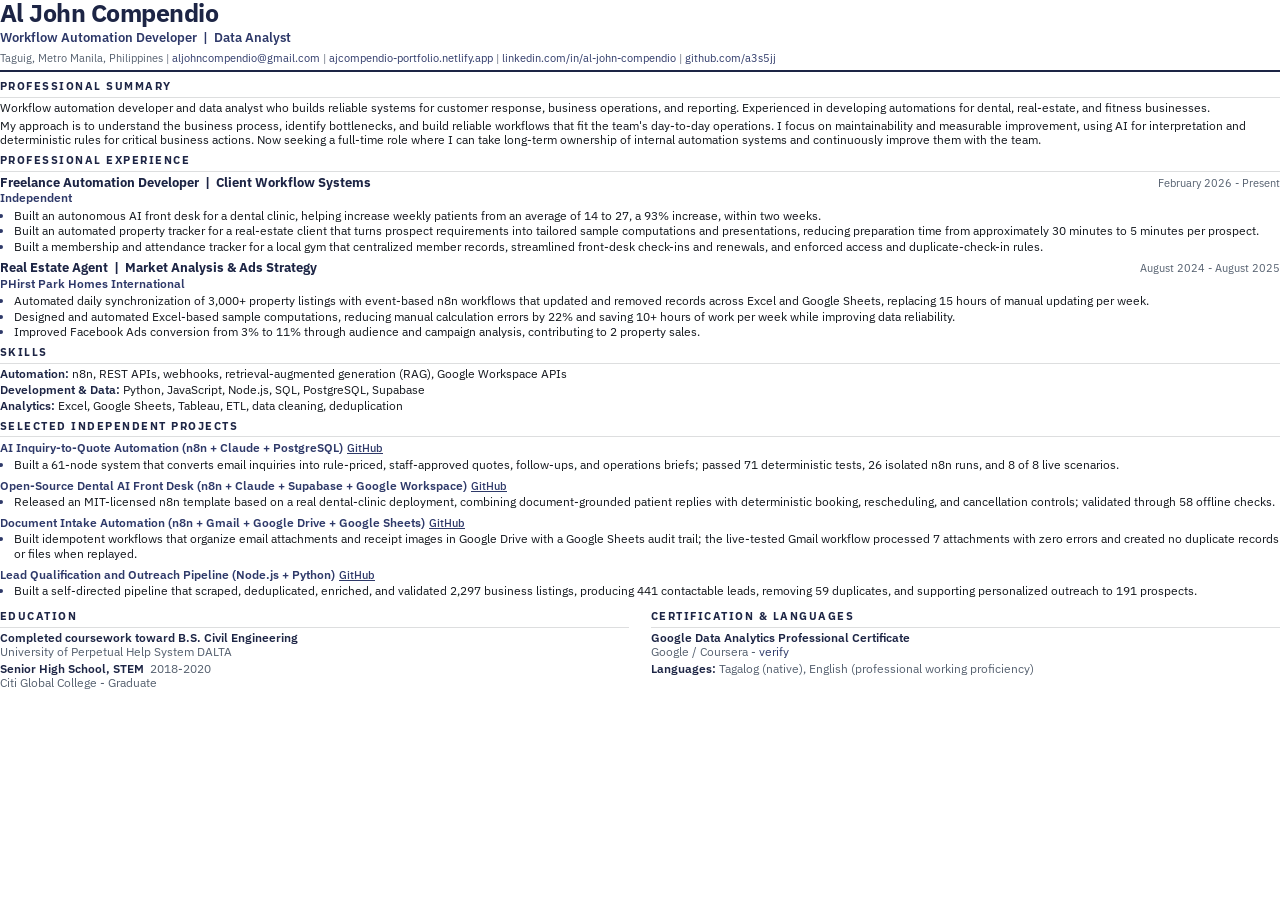
<file: assets/cv-source.html>
<!DOCTYPE html>
<!-- Source for AJ-Compendio-CV.pdf. Content mirrors the frozen application resume.
     Two deliberate differences from the private copy:
       1. no phone number (this file is served publicly)
       2. employer shown as "Independent"
     See README, "Regenerating the resume PDF". -->
<html lang="en">
<head>
<meta charset="utf-8">
<title>Al John Compendio CV</title>
<link rel="preconnect" href="https://fonts.googleapis.com">
<link rel="preconnect" href="https://fonts.gstatic.com" crossorigin>
<link rel="stylesheet" href="https://fonts.googleapis.com/css2?family=IBM+Plex+Sans:wght@400;500;600;700&display=swap">
<style>
  @page { size: A4; margin: 12mm 13mm; }

  * { box-sizing: border-box; margin: 0; }

  body {
    font-family: "IBM Plex Sans", Arial, sans-serif;
    font-size: 8.7pt;
    line-height: 1.27;
    color: #12161C;
    background: #fff;
    -webkit-print-color-adjust: exact;
    print-color-adjust: exact;
  }

  a { color: #2E3969; text-decoration: none; }

  header { border-bottom: 2px solid #1D2545; padding-bottom: 5px; margin-bottom: 7px; }
  h1 { font-size: 19pt; letter-spacing: -.02em; color: #1D2545; line-height: 1.05; }
  .role { font-size: 9.8pt; font-weight: 600; color: #2E3969; margin-top: 3px; }
  .contact { font-size: 8.3pt; color: #55606F; margin-top: 5px; }
  .contact span + span::before { content: "  |  "; color: #68707E; }

  h2 {
    font-size: 8.6pt;
    letter-spacing: .13em;
    text-transform: uppercase;
    color: #1D2545;
    border-bottom: 1px solid rgba(18,22,28,.14);
    padding-bottom: 3px;
    margin: 5px 0 3px;
  }

  .job { margin-bottom: 5px; }
  .job:last-child { margin-bottom: 0; }
  .job__head { display: flex; justify-content: space-between; align-items: baseline; gap: 12px; }
  .job__title { font-size: 9.4pt; font-weight: 700; color: #1D2545; }
  .job__when { font-size: 8.5pt; color: #55606F; white-space: nowrap; }
  .job__org { font-size: 9pt; font-weight: 600; color: #2E3969; margin-bottom: 3px; }
  .project-link { font-size: 8pt; font-weight: 500; margin-left: 4px; text-decoration: underline; white-space: nowrap; }

  ul { margin: 0; padding-left: 14px; }
  li { margin-bottom: 1px; }
  li::marker { color: #2E3969; }

  .kv { margin-bottom: 1.5px; }
  .kv b { color: #1D2545; font-weight: 600; }

  .two { display: grid; grid-template-columns: 1fr 1fr; gap: 0 22px; }
  .muted { color: #55606F; }
  .tight li { margin-bottom: 1px; }
</style>
</head>
<body>

<header>
  <h1>Al John Compendio</h1>
  <p class="role">Workflow Automation Developer &nbsp;|&nbsp; Data Analyst</p>
  <p class="contact">
    <span>Taguig, Metro Manila, Philippines</span>
    <span><a href="mailto:aljohncompendio@gmail.com">aljohncompendio@gmail.com</a></span>
    <span><a href="https://ajcompendio-portfolio.netlify.app">ajcompendio-portfolio.netlify.app</a></span>
    <span><a href="https://www.linkedin.com/in/al-john-compendio-60321537b/">linkedin.com/in/al-john-compendio</a></span>
    <span><a href="https://github.com/a3s5jj">github.com/a3s5jj</a></span>
  </p>
</header>

<h2>Professional Summary</h2>
<p>
  Workflow automation developer and data analyst who builds reliable systems for customer
  response, business operations, and reporting. Experienced in developing automations for
  dental, real-estate, and fitness businesses.
</p>
<p style="margin-top:3px">
  My approach is to understand the business process, identify bottlenecks, and build reliable
  workflows that fit the team's day-to-day operations. I focus on maintainability and measurable
  improvement, using AI for interpretation and deterministic rules for critical business actions.
  Now seeking a full-time role where I can take long-term ownership of internal automation systems
  and continuously improve them with the team.
</p>

<h2>Professional Experience</h2>

<div class="job">
  <div class="job__head">
    <span class="job__title">Freelance Automation Developer &nbsp;|&nbsp; Client Workflow Systems</span>
    <span class="job__when">February 2026 - Present</span>
  </div>
  <p class="job__org">Independent</p>
  <ul>
    <li>Built an autonomous AI front desk for a dental clinic, helping increase weekly patients from an average of 14 to 27, a 93% increase, within two weeks.</li>
    <li>Built an automated property tracker for a real-estate client that turns prospect requirements into tailored sample computations and presentations, reducing preparation time from approximately 30 minutes to 5 minutes per prospect.</li>
    <li>Built a membership and attendance tracker for a local gym that centralized member records, streamlined front-desk check-ins and renewals, and enforced access and duplicate-check-in rules.</li>
  </ul>
</div>

<div class="job">
  <div class="job__head">
    <span class="job__title">Real Estate Agent &nbsp;|&nbsp; Market Analysis &amp; Ads Strategy</span>
    <span class="job__when">August 2024 - August 2025</span>
  </div>
  <p class="job__org">PHirst Park Homes International</p>
  <ul>
    <li>Automated daily synchronization of 3,000+ property listings with event-based n8n workflows that updated and removed records across Excel and Google Sheets, replacing 15 hours of manual updating per week.</li>
    <li>Designed and automated Excel-based sample computations, reducing manual calculation errors by 22% and saving 10+ hours of work per week while improving data reliability.</li>
    <li>Improved Facebook Ads conversion from 3% to 11% through audience and campaign analysis, contributing to 2 property sales.</li>
  </ul>
</div>

<h2>Skills</h2>
<p class="kv"><b>Automation:</b> n8n, REST APIs, webhooks, retrieval-augmented generation (RAG), Google Workspace APIs</p>
<p class="kv"><b>Development &amp; Data:</b> Python, JavaScript, Node.js, SQL, PostgreSQL, Supabase</p>
<p class="kv"><b>Analytics:</b> Excel, Google Sheets, Tableau, ETL, data cleaning, deduplication</p>

<h2>Selected Independent Projects</h2>
<div class="job">
  <p class="job__org" style="margin-bottom:2px">AI Inquiry-to-Quote Automation (n8n + Claude + PostgreSQL)<a class="project-link" href="https://github.com/a3s5jj/inquiry-to-quote-automation">GitHub</a></p>
  <ul class="tight">
    <li>Built a 61-node system that converts email inquiries into rule-priced, staff-approved quotes, follow-ups, and operations briefs; passed 71 deterministic tests, 26 isolated n8n runs, and 8 of 8 live scenarios.</li>
  </ul>
</div>

<div class="job">
  <p class="job__org" style="margin-bottom:2px">Open-Source Dental AI Front Desk (n8n + Claude + Supabase + Google Workspace)<a class="project-link" href="https://github.com/a3s5jj/dental-ai-frontdesk-oss">GitHub</a></p>
  <ul class="tight">
    <li>Released an MIT-licensed n8n template based on a real dental-clinic deployment, combining document-grounded patient replies with deterministic booking, rescheduling, and cancellation controls; validated through 58 offline checks.</li>
  </ul>
</div>

<div class="job">
  <p class="job__org" style="margin-bottom:2px">Document Intake Automation (n8n + Gmail + Google Drive + Google Sheets)<a class="project-link" href="https://github.com/a3s5jj/document-intake-automation">GitHub</a></p>
  <ul class="tight">
    <li>Built idempotent workflows that organize email attachments and receipt images in Google Drive with a Google Sheets audit trail; the live-tested Gmail workflow processed 7 attachments with zero errors and created no duplicate records or files when replayed.</li>
  </ul>
</div>

<div class="job">
  <p class="job__org" style="margin-bottom:2px">Lead Qualification and Outreach Pipeline (Node.js + Python)<a class="project-link" href="https://github.com/a3s5jj/dental-lead-qualification-case-study">GitHub</a></p>
  <ul class="tight">
    <li>Built a self-directed pipeline that scraped, deduplicated, enriched, and validated 2,297 business listings, producing 441 contactable leads, removing 59 duplicates, and supporting personalized outreach to 191 prospects.</li>
  </ul>
</div>

<div class="two">
  <div>
    <h2>Education</h2>
    <p class="kv"><b>Completed coursework toward B.S. Civil Engineering</b><br>
      <span class="muted">University of Perpetual Help System DALTA</span></p>
    <p class="kv"><b>Senior High School, STEM</b> &nbsp;<span class="muted">2018-2020</span><br>
      <span class="muted">Citi Global College - Graduate</span></p>
  </div>
  <div>
    <h2>Certification &amp; Languages</h2>
    <p class="kv"><b>Google Data Analytics Professional Certificate</b><br>
      <span class="muted">Google / Coursera -
      <a href="https://www.coursera.org/account/accomplishments/specialization/4G6P4F0U3UNL">verify</a></span></p>
    <p class="kv"><b>Languages:</b> <span class="muted">Tagalog (native), English (professional working proficiency)</span></p>
  </div>
</div>

</body>
</html>
</file>
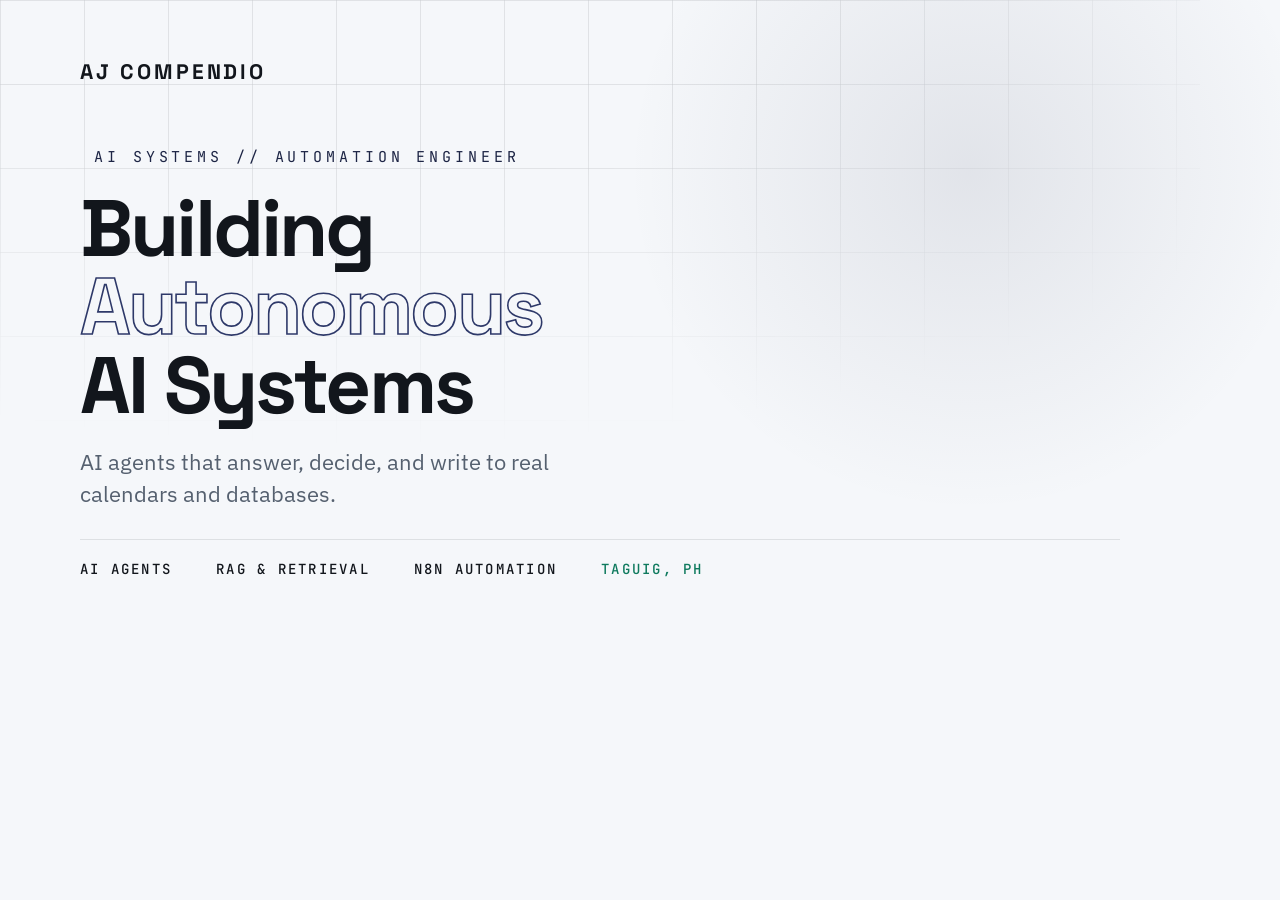
<file: assets/og-source.html>
<!DOCTYPE html>
<!-- Source for og-image.png. Render at exactly 1200x630 and screenshot it.
     See README, "Regenerating the social card". -->
<html lang="en">
<head>
<meta charset="utf-8">
<title>OG card source</title>
<link rel="preconnect" href="https://fonts.googleapis.com">
<link rel="preconnect" href="https://fonts.gstatic.com" crossorigin>
<link rel="stylesheet" href="https://fonts.googleapis.com/css2?family=IBM+Plex+Sans:wght@400;500&family=JetBrains+Mono:wght@500&family=Space+Grotesk:wght@700&display=swap">
<style>
  * { box-sizing: border-box; margin: 0; }
  body {
    width: 1200px; height: 630px;
    background: #F5F7FA;
    font-family: "IBM Plex Sans", sans-serif;
    color: #55606F;
    overflow: hidden;
    position: relative;
  }
  .grid {
    position: absolute; inset: 0;
    background-image:
      linear-gradient(rgba(18,22,28,.45) 1px, transparent 1px),
      linear-gradient(90deg, rgba(18,22,28,.45) 1px, transparent 1px);
    background-size: 84px 84px;
    opacity: .2;
    -webkit-mask-image: radial-gradient(110% 90% at 30% 0%, #000 30%, transparent 80%);
  }
  .glow {
    position: absolute; top: -220px; right: -160px;
    width: 780px; height: 780px;
    background: radial-gradient(circle, rgba(29,37,69,.09) 0%, transparent 62%);
  }
  .inner { position: relative; padding: 58px 80px 52px; height: 100%; display: flex; flex-direction: column; }
  .top { display: flex; align-items: center; gap: 14px; }
  .top b { font-family: "Space Grotesk", sans-serif; font-size: 21px; letter-spacing: .14em; color: #12161C; }
  .eyebrow {
    margin-top: 62px;
    font-family: "JetBrains Mono", monospace;
    font-size: 15px; letter-spacing: .26em; color: #1D2545;
    display: flex; align-items: center; gap: 14px;
    white-space: nowrap;
  }
  .eyebrow i { display: block; width: 34px; height: 1px; background: #1D2545; }
  h1 {
    font-family: "Space Grotesk", sans-serif;
    font-size: 80px; line-height: .98; letter-spacing: -.035em;
    color: #12161C; margin-top: 20px;
  }
  h1 span { color: transparent; -webkit-text-stroke: 1.6px #2E3969; }
  p { margin-top: 22px; font-size: 22px; line-height: 1.45; max-width: 42ch; }
  .hud {
    margin-top: auto;
    border-top: 1px solid rgba(18,22,28,.10);
    padding-top: 20px;
    display: flex; gap: 44px;
    font-family: "JetBrains Mono", monospace;
    font-size: 14px; letter-spacing: .16em; color: #68707E;
  }
  .hud b { color: #12161C; font-weight: 500; }
  .hud .ok { color: #0F7A5E; }
</style>
</head>
<body>
  <div class="grid"></div>
  <div class="glow"></div>
  <div class="inner">
    <div class="top">
      <b>AJ COMPENDIO</b>
    </div>

    <p class="eyebrow"><i></i>AI SYSTEMS // AUTOMATION ENGINEER</p>
    <h1>Building<br><span>Autonomous</span><br>AI Systems</h1>
    <p>AI agents that answer, decide, and write to real calendars and databases.</p>

    <div class="hud">
      <div><b>AI AGENTS</b></div>
      <div><b>RAG &amp; RETRIEVAL</b></div>
      <div><b>N8N AUTOMATION</b></div>
      <div><b class="ok">TAGUIG, PH</b></div>
    </div>
  </div>
</body>
</html>
</file>
<file: css/tokens.css>
/* ============================================================
   TOKENS
   Dark-first charcoal/navy with a saved light alternative.
   ============================================================ */

:root {
  color-scheme: dark;

  /* --- surfaces --- */
  --bg-primary:    #101522;
  --bg-secondary:  #151C2C;
  --surface:       #1A2335;
  --surface-2:     #202B40;
  --surface-3:     #26334B;

  /* --- lines --- */
  --border:        rgba(207, 218, 244, .13);
  --border-hover:  rgba(207, 218, 244, .30);
  --grid-line:     rgba(166, 188, 255, .26);   /* hero grid, painted at opacity .18 */

  /* --- text --- */
  --text-primary:  #F3F5FB;
  --text-secondary:#B8C3D9;
  --text-dim:      #98A8C4;

  /* --- accent --- */
  --accent:        #A6BCFF;
  --accent-text:   #A6BCFF;
  --accent-soft:   #C1D0FF;
  --accent-glow:   rgba(166, 188, 255, .10);
  --accent-line:   rgba(166, 188, 255, .34);
  --focus-ring:    rgba(166, 188, 255, .26);
  --on-accent:     #101522;

  --success:       #75D9B0;
  --success-tint:  rgba(117, 217, 176, .14);
  --danger:        #FFADA5;

  /* Theme-aware paints used outside the basic surfaces. */
  --header-bg:     rgba(16, 21, 34, .88);
  --drawer-bg:     rgba(16, 21, 34, .98);
  --quote-tint:    rgba(166, 188, 255, .08);
  --portrait-bg:   linear-gradient(180deg, rgba(32, 43, 64, .65), rgba(16, 21, 34, .85)),
                   repeating-linear-gradient(135deg, transparent 0 12px, rgba(166, 188, 255, .05) 12px 13px);
  --portrait-vignette: radial-gradient(115% 80% at 50% 30%, transparent 26%, rgba(16, 21, 34, .58) 100%),
                       linear-gradient(180deg, transparent 55%, rgba(16, 21, 34, .5) 100%),
                       linear-gradient(140deg, rgba(166, 188, 255, .07), rgba(166, 188, 255, .05) 72%);
  --canvas-rgb:    166, 188, 255;

  /* --- type --- */
  --font-sans:    "IBM Plex Sans", -apple-system, BlinkMacSystemFont, "Segoe UI", Roboto, sans-serif;
  --font-heading: "Space Grotesk", "Segoe UI", sans-serif;
  --font-mono:    "JetBrains Mono", ui-monospace, SFMono-Regular, Menlo, monospace;

  --fs-hero:  clamp(2.75rem, 8vw, 5.75rem);
  --fs-h2:    clamp(1.9rem, 4.2vw, 3.1rem);
  --fs-h3:    clamp(1.15rem, 2.2vw, 1.5rem);
  --fs-body:  clamp(.95rem, 1.1vw, 1.0625rem);
  --fs-small: .8125rem;
  --fs-micro: .6875rem;

  /* --- space --- */
  --wrap:      1240px;
  --gutter:    clamp(20px, 5vw, 48px);
  --sec-pad:   clamp(80px, 10vw, 140px);
  --header-h:  80px;

  /* --- motion --- */
  --ease:      cubic-bezier(.22, .61, .36, 1);
  --ease-out:  cubic-bezier(.16, 1, .3, 1);
  --t-fast:    .18s;
  --t-med:     .35s;
  --t-slow:    .7s;

  /* --- radius ---
     --radius survives only on .nav__link, where nothing paints. */
  --radius:        2px;
  --radius-nested: 12px;   /* a box nested inside a card steps down */
  --radius-field:  14px;   /* enough curve to match, not enough to crowd
                              the textarea's resize grip */
  --radius-card:   20px;
  --radius-pill:   999px;

  /* --- glass --- */
  --glass-bg:      linear-gradient(180deg, rgba(32, 43, 64, .82), rgba(26, 35, 53, .72));
  --glass-flat:    rgba(26, 35, 53, .78);
  --glass-blur:    blur(16px);

  --shadow-card:   inset 0 1px 0 rgba(207, 218, 244, .06),
                   0 1px 2px rgba(0, 0, 0, .12),
                   0 8px 24px -12px rgba(0, 0, 0, .28),
                   0 24px 48px -32px rgba(0, 0, 0, .42);
  --shadow-field:  0 1px 2px rgba(0, 0, 0, .16);
}

:root[data-theme="light"] {
  color-scheme: light;
  --bg-primary:    #F5F7FA;
  --bg-secondary:  #FFFFFF;
  --surface:       #FFFFFF;
  --surface-2:     #FFFFFF;
  --surface-3:     #EEF2F7;
  --border:        rgba(18, 22, 28, .10);
  --border-hover:  rgba(18, 22, 28, .24);
  --grid-line:     rgba(18, 22, 28, .45);
  --text-primary:  #12161C;
  --text-secondary:#55606F;
  --text-dim:      #656E7C;
  --accent:        #1D2545;
  --accent-text:   #1D2545;
  --accent-soft:   #2E3969;
  --accent-glow:   rgba(29, 37, 69, .09);
  --accent-line:   rgba(29, 37, 69, .32);
  --focus-ring:    rgba(29, 37, 69, .22);
  --on-accent:     #F6F9FC;
  --success:       #0F7A5E;
  --success-tint:  rgba(18, 145, 111, .12);
  --danger:        #B42318;
  --header-bg:     rgba(245, 247, 250, .82);
  --drawer-bg:     rgba(245, 247, 250, .97);
  --quote-tint:    rgba(29, 37, 69, .06);
  --portrait-bg:   linear-gradient(180deg, rgba(255, 255, 255, .55), rgba(245, 247, 250, .8)),
                   repeating-linear-gradient(135deg, transparent 0 12px, rgba(29, 37, 69, .05) 12px 13px);
  --portrait-vignette: radial-gradient(115% 80% at 50% 30%, transparent 26%, rgba(245, 247, 250, .58) 100%),
                       linear-gradient(180deg, transparent 55%, rgba(245, 247, 250, .5) 100%),
                       linear-gradient(140deg, rgba(29, 37, 69, .07), rgba(29, 37, 69, .05) 72%);
  --canvas-rgb:    29, 37, 69;
  --glass-bg:      linear-gradient(180deg, rgba(255, 255, 255, .72), rgba(255, 255, 255, .52));
  --glass-flat:    rgba(255, 255, 255, .60);
  --shadow-card:   inset 0 1px 0 rgba(255, 255, 255, .7),
                   0 1px 2px rgba(18, 22, 28, .04),
                   0 8px 24px -12px rgba(18, 22, 28, .10),
                   0 24px 48px -32px rgba(18, 22, 28, .14);
  --shadow-field:  0 1px 2px rgba(18, 22, 28, .04);
}

@media (max-width: 1080px) {
  :root { --header-h: 66px; }
}
</file>
<file: css/vendor/lenis-1.3.26.css>
html.lenis,
html.lenis body {
  height: auto;
}

.lenis:not(.lenis-autoToggle).lenis-stopped {
  overflow: clip;
}

.lenis [data-lenis-prevent],
.lenis [data-lenis-prevent-wheel],
.lenis [data-lenis-prevent-touch],
.lenis [data-lenis-prevent-vertical],
.lenis [data-lenis-prevent-horizontal] {
  overscroll-behavior: contain;
}

.lenis.lenis-smooth iframe {
  pointer-events: none;
}

.lenis.lenis-autoToggle {
  transition-property: overflow;
  transition-duration: 1ms;
  transition-behavior: allow-discrete;
}
</file>
<file: css/main.css>
/* ============================================================
   BASE
   ============================================================ */
*, *::before, *::after { box-sizing: border-box; }

html {
  scroll-behavior: smooth;
  scroll-padding-top: calc(var(--header-h) + 16px);
  -webkit-text-size-adjust: 100%;
}

/* Lenis owns easing while active; native anchor scrolling is the fallback. */
html.lenis { scroll-behavior: auto; }

body {
  margin: 0;
  background: var(--bg-primary);
  color: var(--text-secondary);
  font-family: var(--font-sans);
  font-size: var(--fs-body);
  line-height: 1.7;
  overflow-x: hidden;
  -webkit-font-smoothing: antialiased;
}

body.is-locked { overflow: hidden; }

/* Blend scrolling content into the edges without covering the navigation. */
body::before,
body::after {
  content: "";
  position: fixed;
  inset-inline: 0;
  height: clamp(72px, 14vh, 144px);
  z-index: 100;
  pointer-events: none;
  opacity: .8;
}
body::before {
  top: 0;
  background: linear-gradient(to bottom, var(--bg-primary), transparent);
}
body::after {
  bottom: 0;
  background: linear-gradient(to top, var(--bg-primary), transparent);
}

/* Keep focused controls and their labels at full contrast. */
body:has(:focus-visible)::before,
body:has(:focus-visible)::after { display: none; }

@media print, (prefers-reduced-motion: reduce) {
  body::before, body::after { display: none; }
}

h1, h2, h3, h4 {
  font-family: var(--font-heading);
  color: var(--text-primary);
  line-height: 1.1;
  margin: 0;
  letter-spacing: -.02em;
}

p { margin: 0 0 1.1em; }
p:last-child { margin-bottom: 0; }

a { color: var(--accent-text); text-decoration: none; transition: color var(--t-fast) var(--ease); }
a:hover { color: var(--accent-soft); }

ul, ol { margin: 0; padding: 0; list-style: none; }

img, svg, canvas { display: block; max-width: 100%; }

::selection { background: var(--accent); color: var(--on-accent); }

:focus-visible { outline: 2px solid var(--accent-text); outline-offset: 3px; }

.wrap {
  width: 100%;
  max-width: var(--wrap);
  margin-inline: auto;
  padding-inline: var(--gutter);
}

.sep { color: var(--accent-text); }

/* Skip link. Hidden until a keyboard user tabs to it, then it drops into
   view. Without it, tabbing into the page means 8 nav links before content. */
.skip {
  position: fixed;
  top: 8px; left: 8px;
  z-index: 300;
  padding: 10px 18px;
  background: var(--accent);
  color: var(--on-accent);
  font-family: var(--font-mono);
  font-size: var(--fs-small);
  border-radius: var(--radius-pill);
  transform: translateY(-160%);
  transition: transform var(--t-med) var(--ease);
}
.skip:focus { transform: translateY(0); color: var(--on-accent); }

/* honeypot, must stay unreachable but present */
.hp { position: absolute; left: -9999px; opacity: 0; height: 0; overflow: hidden; }

/* ============================================================
   REVEAL  (one IntersectionObserver drives all of this)
   ============================================================ */
.reveal {
  opacity: 0;
  transform: translateY(26px);
  transition:
    opacity var(--t-slow) var(--ease-out),
    transform var(--t-slow) var(--ease-out);
  transition-delay: var(--d, 0ms);
}
.reveal.is-in { opacity: 1; transform: none; }

/* ============================================================
   PRELOADER
   ============================================================ */
.preloader {
  position: fixed;
  inset: 0;
  z-index: 200;
  display: flex;
  flex-direction: column;
  overflow: hidden;
  background: var(--bg-primary);
  transition: opacity .6s var(--ease), visibility .6s;
}
.preloader.is-done { opacity: 0; visibility: hidden; }

.preloader__bone {
  display: block;
  flex: 0 0 auto;
  border-radius: 8px;
  background: linear-gradient(110deg, var(--border) 8%, var(--border-hover) 18%, var(--border) 33%);
  background-size: 220% 100%;
  animation: skeleton-shimmer 1.5s linear infinite;
}
@keyframes skeleton-shimmer { to { background-position-x: -220%; } }

.preloader__header {
  height: var(--header-h);
  display: flex;
  align-items: center;
  gap: 16px;
  padding-inline: var(--gutter);
  border-bottom: 1px solid var(--border);
}
.preloader__brand { width: 150px; height: 18px; }
.preloader__nav { display: flex; gap: 14px; margin-left: auto; }
.preloader__nav .preloader__bone { width: 64px; height: 13px; }
.preloader__control { width: 42px; height: 42px; border-radius: var(--radius-pill); }
.preloader__menu { display: none; }

.preloader__hero {
  flex: 1;
  display: grid;
  grid-template-columns: minmax(0, 1.35fr) minmax(0, .85fr);
  gap: clamp(32px, 5vw, 72px);
  align-items: center;
  padding-block: clamp(32px, 6vh, 72px);
}
.preloader__copy { min-width: 0; }
.preloader__eyebrow { width: min(280px, 68%); height: 12px; margin-bottom: 26px; }
.preloader__line { width: 95%; height: clamp(34px, 5vw, 68px); margin-bottom: 10px; }
.preloader__line--medium { width: 84%; }
.preloader__line--short { width: 75%; margin-bottom: 28px; }
.preloader__type { width: min(230px, 60%); height: 13px; margin-bottom: 28px; }
.preloader__text { width: 88%; height: 14px; margin-bottom: 12px; }
.preloader__text--short { width: 69%; margin-bottom: 34px; }
.preloader__buttons { display: flex; flex-wrap: wrap; gap: 12px; }
.preloader__buttons .preloader__bone { width: 170px; height: 44px; border-radius: var(--radius-pill); }
.preloader__buttons .preloader__bone:nth-child(2) { width: 110px; }
.preloader__buttons .preloader__bone:nth-child(3) { width: 165px; }
.preloader__avatar { width: min(100%, 380px); aspect-ratio: 1; justify-self: center; border-radius: 42% 42% 36% 36%; }

@media (max-width: 1080px) {
  .preloader__nav { display: none; }
  .preloader__control { margin-left: auto; }
  .preloader__menu { display: block; margin-left: 0; }
  .preloader__hero { grid-template-columns: minmax(0, 1fr); align-content: center; row-gap: 12px; }
  .preloader__avatar { order: -1; justify-self: start; width: 250px; }
}

@media (max-width: 560px) {
  .preloader__brand { width: 120px; }
  .preloader__avatar { width: 190px; }
  .preloader__line { height: clamp(34px, 10vw, 46px); }
  .preloader__buttons .preloader__bone { width: 140px; }
  .preloader__buttons .preloader__bone:nth-child(3) { width: 140px; }
}

/* ============================================================
   SCROLL PROGRESS
   ============================================================ */
.scrollbar {
  position: fixed;
  top: 0; left: 0; right: 0;
  height: 2px;
  z-index: 120;
  pointer-events: none;
}
.scrollbar span {
  display: block;
  height: 100%;
  width: 0%;
  background: linear-gradient(90deg, var(--accent), var(--accent-soft));
  box-shadow: 0 0 10px var(--accent-line);
}

/* ============================================================
   HEADER
   ============================================================ */
.header {
  position: fixed;
  top: 0; left: 0; right: 0;
  z-index: 110;
  height: var(--header-h);
  display: flex;
  align-items: center;
  gap: 24px;
  padding-inline: var(--gutter);
  border-bottom: 1px solid transparent;
  transition: background var(--t-med) var(--ease), border-color var(--t-med) var(--ease);
}
.header.is-stuck {
  background: var(--header-bg);
  backdrop-filter: blur(14px);
  -webkit-backdrop-filter: blur(14px);
  border-bottom-color: var(--border);
}

.header__identity {
  display: flex;
  align-items: center;
  flex: 0 0 auto;
  gap: 12px;
  margin-right: auto;
}
.header__socials { display: flex; gap: 4px; }
.header__social {
  display: inline-flex;
  align-items: center;
  justify-content: center;
  width: 36px;
  height: 40px;
  color: var(--text-secondary);
}
.header__social:hover { color: var(--text-primary); }
.header__social svg { width: 19px; height: 19px; }

.brand {
  display: inline-flex;
  align-items: center;
  gap: 10px;
  font-family: var(--font-heading);
  font-weight: 700;
  font-size: .95rem;
  letter-spacing: .12em;
  color: var(--text-primary);
  white-space: nowrap;
}
.brand:hover { color: var(--text-primary); }

.nav { display: flex; align-items: center; gap: 6px; }
.nav__link {
  position: relative;
  font-size: var(--fs-small);
  color: var(--text-secondary);
  padding: 8px 12px;
  border-radius: var(--radius);
}
.nav__link::after {
  content: "";
  position: absolute;
  left: 12px; right: 12px; bottom: 2px;
  height: 1px;
  background: var(--accent);
  transform: scaleX(0);
  transform-origin: left;
  transition: transform var(--t-med) var(--ease);
}
.nav__link:hover { color: var(--text-primary); }
.nav__link:hover::after,
.nav__link.is-active::after { transform: scaleX(1); }
.nav__link.is-active { color: var(--accent-text); }

.header__clock {
  display: inline-flex;
  align-items: center;
  gap: 8px;
  font-family: var(--font-mono);
  font-size: var(--fs-micro);
  letter-spacing: .1em;
  color: var(--text-dim);
  white-space: nowrap;
}
.dot {
  width: 6px; height: 6px;
  border-radius: 50%;
  background: var(--success);
  box-shadow: 0 0 8px var(--success-tint);
  animation: blink 2.4s var(--ease) infinite;
}
@keyframes blink { 0%, 100% { opacity: 1 } 50% { opacity: .25 } }

.theme-toggle {
  display: inline-flex;
  align-items: center;
  justify-content: center;
  flex: 0 0 auto;
  gap: 8px;
  min-width: 84px;
  min-height: 42px;
  padding: 9px 13px;
  border: 1px solid var(--border-hover);
  border-radius: var(--radius-pill);
  background: var(--glass-flat);
  box-shadow: var(--shadow-field);
  color: var(--text-primary);
  font-family: var(--font-mono);
  font-size: var(--fs-micro);
  cursor: pointer;
  transition: border-color var(--t-fast) var(--ease), background var(--t-fast) var(--ease);
}
.theme-toggle:hover { border-color: var(--accent); background: var(--surface-3); }
.theme-toggle__icon { width: 18px; height: 18px; flex: 0 0 auto; }
.theme-toggle__icon--moon { display: none; }
:root[data-theme="light"] .theme-toggle__icon--sun { display: none; }
:root[data-theme="light"] .theme-toggle__icon--moon { display: block; }

.animation-toggle[hidden],
.animation-toggle__play,
.animation-toggle[aria-pressed="true"] .animation-toggle__pause { display: none; }
.animation-toggle[aria-pressed="true"] .animation-toggle__play { display: block; }

.burger {
  display: none;
  width: 40px; height: 40px;
  background: none;
  border: 1px solid var(--border);
  border-radius: var(--radius-pill);
  cursor: pointer;
  flex: 0 0 auto;
  padding: 10px 9px;
  flex-direction: column;
  justify-content: space-between;
}
.burger span {
  display: block;
  height: 1.5px;
  background: var(--text-primary);
  transition: transform var(--t-med) var(--ease), opacity var(--t-fast);
}
.burger[aria-expanded="true"] span:nth-child(1) { transform: translateY(7.5px) rotate(45deg); }
.burger[aria-expanded="true"] span:nth-child(2) { opacity: 0; }
.burger[aria-expanded="true"] span:nth-child(3) { transform: translateY(-7.5px) rotate(-45deg); }

/* ============================================================
   HERO
   ============================================================ */
.hero {
  position: relative;
  min-height: 100svh;
  display: flex;
  flex-direction: column;
  justify-content: center;
  padding-top: calc(var(--header-h) + 40px);
  overflow: hidden;
  isolation: isolate;
}

.hero__canvas {
  position: absolute;
  inset: 0;
  width: 100%;
  height: 100%;
  z-index: -2;
  opacity: .75;
}

.hero__grid {
  position: absolute;
  inset: 0;
  z-index: -1;
  pointer-events: none;
  background-image:
    linear-gradient(var(--grid-line) 1px, transparent 1px),
    linear-gradient(90deg, var(--grid-line) 1px, transparent 1px);
  background-size: 96px 96px;
  opacity: .18;
  -webkit-mask-image: radial-gradient(120% 90% at 50% 0%, #000 30%, transparent 78%);
  mask-image: radial-gradient(120% 90% at 50% 0%, #000 30%, transparent 78%);
}

.hero::before {
  content: "";
  position: absolute;
  z-index: -1;
  top: -20%; right: -10%;
  width: 60vw; height: 60vw;
  max-width: 820px; max-height: 820px;
  background: radial-gradient(circle, var(--accent-glow) 0%, transparent 62%);
  pointer-events: none;
}

.hero__inner {
  display: grid;
  grid-template-columns: minmax(0, 1.35fr) minmax(0, .85fr);
  gap: clamp(32px, 5vw, 72px);
  row-gap: 24px;
  align-items: center;
  padding-block: clamp(32px, 6vh, 72px);
  flex: 1;
}

.hero__heading { grid-column: 1 / -1; }

.hero__eyebrow {
  display: inline-flex;
  align-items: center;
  gap: 10px;
  font-family: var(--font-mono);
  font-size: var(--fs-micro);
  letter-spacing: .26em;
  color: var(--accent-text);
  margin-bottom: 22px;
}
.tick { width: 22px; height: 1px; background: var(--accent); display: inline-block; }

.hero__title {
  font-size: clamp(4.5rem, 11.2vw, 10rem);
  font-weight: 700;
  line-height: .98;
  letter-spacing: -.035em;
  margin-bottom: 20px;
}
.hero__title .line { display: block; }
.hero__title .accent {
  color: transparent;
  -webkit-text-stroke: clamp(1.5px, .21vw, 3px) var(--accent-soft);
  text-shadow: 0 0 42px var(--accent-glow);
}

.hero__type {
  font-family: var(--font-mono);
  font-size: clamp(.75rem, 1.5vw, .9rem);
  letter-spacing: .2em;
  color: var(--text-dim);
  min-height: 1.6em;
  margin-bottom: 22px;
}
.caret {
  display: inline-block;
  width: 8px;
  border-bottom: 1.5px solid var(--accent);
  margin-left: 3px;
  transform: translateY(-2px);
  animation: caret-blink 1s steps(2, start) infinite;
}
@keyframes caret-blink { 0%, 100% { opacity: 1 } 50% { opacity: 0 } }

.hero__lede { max-width: 56ch; margin-bottom: 34px; }
.hero__actions { display: flex; flex-wrap: wrap; gap: 12px; }

/* --- buttons --- */
.btn {
  display: inline-flex;
  align-items: center;
  gap: 10px;
  padding: 13px 22px;
  border: 1px solid var(--border);
  border-radius: var(--radius-pill);
  background: transparent;
  backdrop-filter: var(--glass-blur);
  -webkit-backdrop-filter: var(--glass-blur);
  color: var(--text-primary);
  font-family: var(--font-mono);
  font-size: var(--fs-small);
  letter-spacing: .05em;
  cursor: pointer;
  position: relative;
  overflow: hidden;
  isolation: isolate;
  transition: border-color var(--t-med) var(--ease), color var(--t-med) var(--ease),
              transform var(--t-med) var(--ease), box-shadow var(--t-med) var(--ease);
}
.btn::before {
  content: "";
  position: absolute;
  inset: 0;
  background: var(--accent);
  transform: translateY(101%);
  transition: transform var(--t-med) var(--ease);
  z-index: -1;
}
.btn:hover {
  border-color: var(--accent);
  color: var(--on-accent);
  transform: translateY(-2px);
  box-shadow: var(--shadow-card), 0 10px 30px -12px var(--accent);
}
.btn:hover::before { transform: translateY(0); }

.btn--primary { border-color: var(--accent); color: var(--accent-text); }
.btn--primary:hover { color: var(--on-accent); }
.btn--ghost { color: var(--text-secondary); }
.btn--block { width: 100%; justify-content: center; }
.btn[aria-disabled="true"] { opacity: .5; pointer-events: none; }

/* --- hero portrait panel --- */
.hero__panel { display: flex; justify-content: center; }

/* Transparent character artwork keeps its colours in either theme. */
.avatar-cutout {
  display: block;
  width: 100%;
  height: auto;
  object-fit: contain;
  filter: none;
  background: transparent;
}
.hero__avatar { max-width: 380px; }

.robot-avatar { position: relative; aspect-ratio: 1; }
.robot-avatar img,
.robot-avatar canvas { display: block; width: 100%; height: 100%; object-fit: contain; }
.robot-avatar canvas { position: absolute; inset: 0; opacity: 0; pointer-events: none; }
.robot-avatar.is-ready canvas { opacity: 1; }
.robot-avatar.is-ready img { opacity: 0; }

.portrait { position: relative; width: 100%; max-width: 380px; aspect-ratio: 3 / 4; }
.portrait__frame {
  position: absolute;
  inset: 0;
  display: grid;
  place-content: center;
  gap: 18px;
  justify-items: center;
  border: 1px solid var(--border);
  border-radius: var(--radius-card);
  background: var(--portrait-bg);
  backdrop-filter: var(--glass-blur);
  -webkit-backdrop-filter: var(--glass-blur);
  box-shadow: var(--shadow-card);
  overflow: hidden;
}
/* The headshot is shot on light grey, which now sits in the same key as the
   page, so it needs no darkening. A touch of desaturation and contrast is all
   that keeps it in the design's palette. Delete this rule for a raw photo. */
.portrait__frame img {
  width: 100%; height: 100%;
  object-fit: cover;
  object-position: 50% 20%;
  filter: saturate(.78) contrast(1.05);
}
/* A vignette rather than a flat wash: the studio backdrop at the edges lifts
   into the page while the face stays readable in the middle. Same three layers
   as the dark build, scrims inverted to the light ground. */
.portrait.has-photo .portrait__frame::after {
  content: "";
  position: absolute;
  inset: 0;
  background: var(--portrait-vignette);
  pointer-events: none;
}
.portrait__note {
  font-family: var(--font-mono);
  font-size: var(--fs-micro);
  letter-spacing: .22em;
  color: var(--text-dim);
  text-align: center;
  margin: 0;
}
.portrait__note span { color: var(--text-dim); letter-spacing: .1em; }
.portrait.has-photo .portrait__note { display: none; }
.portrait.has-photo .portrait__frame { place-content: stretch; gap: 0; }

/* Keep the official avatar's supplied framing and colours intact. */
.portrait--avatar { aspect-ratio: 609 / 704; }
.portrait--avatar .portrait__frame { background: #1C1C1E; }
.portrait--avatar .portrait__note,
.portrait--avatar .portrait__note span { color: #B8C3D9; }
.portrait--avatar .portrait__frame img {
  object-fit: contain;
  object-position: center;
  filter: none;
}
.portrait--avatar.has-photo .portrait__frame::after { content: none; }

/* Crop marks. They sit just outside the frame, so each one's outer corner
   carries the frame's radius and they read as arc segments rather than as
   square marks stranded off a curve. */
.corner { position: absolute; width: 26px; height: 26px; border: 1px solid var(--accent); }
.corner.tl { top: -1px; left: -1px;    border-right: 0; border-bottom: 0; border-top-left-radius:     var(--radius-card); }
.corner.tr { top: -1px; right: -1px;   border-left: 0;  border-bottom: 0; border-top-right-radius:    var(--radius-card); }
.corner.bl { bottom: -1px; left: -1px; border-right: 0; border-top: 0;    border-bottom-left-radius:  var(--radius-card); }
.corner.br { bottom: -1px; right: -1px;border-left: 0;  border-top: 0;    border-bottom-right-radius: var(--radius-card); }

/* ============================================================
   SECTION SHELL
   ============================================================ */
.section { padding-block: var(--sec-pad); position: relative; }
.section--alt { background: var(--bg-secondary); border-block: 1px solid var(--border); }

.sec-label {
  font-family: var(--font-mono);
  font-size: var(--fs-micro);
  letter-spacing: .3em;
  color: var(--accent-text);
  margin-bottom: 14px;
}
.sec-title { font-size: var(--fs-h2); font-weight: 700; margin-bottom: 18px; }
.sec-title--xl { font-size: clamp(2.2rem, 7vw, 4.5rem); text-transform: uppercase; letter-spacing: -.04em; }
.sec-lede { max-width: 62ch; margin-bottom: 56px; }

.section-intro {
  --intro-avatar-size: 180px;
  display: grid;
  grid-template-columns: minmax(0, 1fr) var(--intro-avatar-size);
  gap: clamp(24px, 4vw, 40px);
  align-items: center;
  margin-bottom: 56px;
}
.section-intro__copy { min-width: 0; }
.section-intro .sec-lede { margin-bottom: 0; }
.section-intro__avatar { max-width: var(--intro-avatar-size); justify-self: end; }
.section-intro--contact { --intro-avatar-size: 210px; }

.blk {
  font-family: var(--font-mono);
  font-size: var(--fs-micro);
  letter-spacing: .22em;
  color: var(--text-dim);
  font-weight: 500;
  margin: 26px 0 10px;
}
.blk:first-child { margin-top: 0; }

/* ============================================================
   01 ABOUT
   ============================================================ */
.about {
  display: grid;
  grid-template-columns: minmax(0, 1.25fr) minmax(0, 1fr);
  gap: clamp(28px, 5vw, 64px);
  align-items: start;
}
.about__name { font-size: var(--fs-h3); margin-bottom: 6px; }
.about__role {
  font-family: var(--font-mono);
  font-size: var(--fs-micro);
  letter-spacing: .16em;
  color: var(--text-dim);
  margin-bottom: 22px;
}

.quote {
  margin: 0 0 28px;
  padding: 24px 26px;
  border: 1px solid var(--border);
  border-left: 2px solid var(--accent);
  border-radius: var(--radius-card);
  background:
    linear-gradient(135deg, var(--quote-tint), transparent),
    var(--glass-flat);
  box-shadow: var(--shadow-card);
  font-family: var(--font-heading);
  font-size: 1.05rem;
  font-weight: 600;   /* keeps us to the 2 Grotesk weights we load */
  line-height: 1.5;
  color: var(--text-primary);
}

.quote__author {
  margin-top: 12px;
  font-family: var(--font-sans);
  font-size: .85rem;
  font-weight: 400;
  color: var(--text-secondary);
}

.about__facts {
  display: grid;
  gap: 1px;
  background: var(--border);
  border: 1px solid var(--border);
  border-radius: var(--radius-card);
  box-shadow: var(--shadow-card);
  overflow: hidden;
}
.about__facts li {
  display: grid;
  grid-template-columns: 108px minmax(0, 1fr);
  gap: 14px;
  padding: 13px 16px;
  background: var(--bg-primary);
  font-family: var(--font-mono);
  font-size: var(--fs-micro);
  letter-spacing: .1em;
}
.about__facts .k { color: var(--text-dim); }
.about__facts .v { color: var(--text-primary); letter-spacing: .04em; }
.about__facts .v--ok { color: var(--success); }

/* ============================================================
   02 PROJECTS
   ============================================================ */
.projects { display: grid; gap: 20px; }

.project {
  border: 1px solid var(--border);
  border-radius: var(--radius-card);
  background: var(--glass-bg);
  box-shadow: var(--shadow-card);
  transition: border-color var(--t-med) var(--ease), box-shadow var(--t-med) var(--ease);
}
.project:hover { border-color: var(--border-hover); }
.project.is-open {
  border-color: var(--accent-line);
  box-shadow: var(--shadow-card), 0 24px 60px -40px var(--accent);
}

.project__row { position: relative; }
.project__watch {
  position: absolute;
  right: calc(clamp(18px, 3vw, 32px) + 60px);
  top: 50%;
  transform: translateY(-50%);
  display: inline-flex;
  align-items: center;
  gap: 8px;
  min-height: 44px;
  padding: 12px 14px;
  border: 1px solid var(--border);
  border-radius: var(--radius-pill);
  background: var(--surface-2);
  color: var(--accent-text);
  cursor: pointer;
}
.project__watch:hover { background: var(--accent); color: var(--on-accent); }
.project__watch svg { width: 16px; height: 16px; }
.project__duration {
  border-left: 1px solid currentColor;
  padding-left: 8px;
  font: 400 11px/1 var(--font-mono);
}
.project__watch:focus-visible { outline: 2px solid var(--accent); outline-offset: 4px; }

/* The accordion button is wrapped in an h3 for heading order. This strips the
   h3's own typography so the button and its spans style themselves as before. */
.project__heading {
  margin: 0;
  font-family: var(--font-sans);
  font-size: var(--fs-body);
  font-weight: 400;
  letter-spacing: normal;
  line-height: 1.7;
  color: inherit;
}

.project__head {
  width: 100%;
  display: grid;
  grid-template-columns: 120px minmax(0, 1fr) 100px 40px;
  align-items: center;
  gap: 20px;
  padding: 26px clamp(18px, 3vw, 32px);
  background: none;
  border: 0;
  text-align: left;
  cursor: pointer;
  color: inherit;
  font: inherit;
}
.project__idx {
  font-family: var(--font-mono);
  font-size: var(--fs-micro);
  letter-spacing: .18em;
  color: var(--accent-text);
  align-self: start;
  padding-top: 5px;
  white-space: nowrap;
}
.project__titles { display: grid; gap: 6px; min-width: 0; }
.project__title {
  font-family: var(--font-heading);
  font-size: var(--fs-h3);
  font-weight: 600;
  color: var(--text-primary);
  letter-spacing: -.02em;
}
.project__sub { font-size: var(--fs-small); color: var(--text-secondary); }

.project__toggle {
  grid-column: 4;
  position: relative;
  width: 34px; height: 34px;
  border: 1px solid var(--border);
  border-radius: 50%;
  justify-self: end;
  transition: border-color var(--t-med) var(--ease), transform var(--t-med) var(--ease);
}
.project__toggle::before,
.project__toggle::after {
  content: "";
  position: absolute;
  top: 50%; left: 50%;
  width: 12px; height: 1.5px;
  background: var(--accent-text);
  transform: translate(-50%, -50%);
  transition: transform var(--t-med) var(--ease), opacity var(--t-fast);
}
.project__toggle::after { transform: translate(-50%, -50%) rotate(90deg); }
.project:hover .project__toggle { border-color: var(--accent); }
.project.is-open .project__toggle { transform: rotate(180deg); border-color: var(--accent); }
.project.is-open .project__toggle::after { opacity: 0; }

html.has-project-video { overflow: hidden; }
.project-video {
  width: min(960px, calc(100% - 32px));
  max-height: calc(100dvh - 32px);
  margin: auto;
  padding: 0;
  overflow: auto;
  border: 1px solid var(--border);
  border-radius: var(--radius-card);
  background: var(--surface);
  color: var(--text-primary);
  box-shadow: 0 20px 90px #0006;
}
.project-video::backdrop { background: #080e19cc; }
.project-video__head { display: flex; align-items: center; justify-content: space-between; gap: 16px; padding: 18px 22px; }
.project-video__label { margin: 0 0 6px; font: 400 11px/1.4 var(--font-mono); color: var(--text-secondary); }
.project-video__title { margin: 0; font-size: clamp(18px, 3vw, 24px); }
.project-video__close {
  display: grid;
  place-items: center;
  flex: 0 0 44px;
  height: 44px;
  padding: 0;
  border: 1px solid var(--border);
  border-radius: 50%;
  background: var(--surface-2);
  color: var(--text-primary);
  cursor: pointer;
}
.project-video__close svg { width: 20px; height: 20px; }
.project-video video { display: block; width: 100%; aspect-ratio: 16 / 9; max-height: calc(100dvh - 180px); background: #080e19; object-fit: contain; }
.project-video__foot { padding: 12px 22px; border-top: 1px solid var(--border); }
.project-video__read { min-height: 44px; padding: 0; border: 0; background: transparent; color: var(--accent-text); font: inherit; cursor: pointer; }
.project-video__error { padding: 12px 22px; margin: 0; }
.project-video__error[hidden] { display: none; }

.project__body {
  display: grid;
  grid-template-rows: 0fr;
  transition: grid-template-rows .55s var(--ease-out);
}
.project.is-open .project__body { grid-template-rows: 1fr; }

.project__cols {
  min-height: 0;
  overflow: hidden;
  display: grid;
  grid-template-columns: minmax(0, 1.3fr) minmax(0, 1fr);
  gap: clamp(24px, 4vw, 56px);
  padding: 0 clamp(18px, 3vw, 32px);
}
.project.is-open .project__cols { padding-bottom: 34px; }

.project__story p { color: var(--text-secondary); }
.project__side { border-left: 1px solid var(--border); padding-left: clamp(20px, 3vw, 34px); }

.metrics {
  display: grid;
  grid-template-columns: repeat(3, minmax(0, 1fr));
  gap: 1px;
  background: var(--border);
  border: 1px solid var(--border);
  border-radius: var(--radius-nested);
  overflow: hidden;
}
.metric { background: var(--bg-primary); padding: 16px 12px; text-align: center; }
.metric__v {
  display: block;
  font-family: var(--font-heading);
  font-size: clamp(1.3rem, 2.6vw, 1.75rem);
  font-weight: 700;
  color: var(--accent-soft);
  line-height: 1.1;
  font-variant-numeric: tabular-nums;
}
.metric__v--text { font-size: clamp(1.05rem, 2vw, 1.35rem); }
.metric__k {
  display: block;
  font-family: var(--font-mono);
  font-size: 10px;
  letter-spacing: .12em;
  color: var(--text-dim);
  margin-top: 8px;
  line-height: 1.4;
}

.pipe {
  counter-reset: step;
  display: grid;
  gap: 1px;
  background: var(--border);
  border: 1px solid var(--border);
  border-radius: var(--radius-nested);
  overflow: hidden;
}
.pipe li {
  counter-increment: step;
  display: grid;
  grid-template-columns: 30px minmax(0, 1fr);
  gap: 12px;
  align-items: baseline;
  padding: 11px 14px;
  background: var(--bg-primary);
  font-size: var(--fs-small);
  color: var(--text-secondary);
  line-height: 1.5;
}
.pipe li::before {
  content: "0" counter(step);
  font-family: var(--font-mono);
  font-size: var(--fs-micro);
  color: var(--accent-text);
}

.chips { display: flex; flex-wrap: wrap; gap: 7px; }
.chips li {
  font-family: var(--font-mono);
  font-size: 10.5px;
  letter-spacing: .08em;
  color: var(--text-secondary);
  border: 1px solid var(--border);
  border-radius: 999px;
  padding: 5px 12px;
  transition: border-color var(--t-fast) var(--ease), color var(--t-fast) var(--ease);
}
.chips li:hover { border-color: var(--accent); color: var(--accent-text); }

.repo-link {
  display: inline-flex;
  align-items: center;
  gap: 10px;
  margin-top: 24px;
  padding-bottom: 3px;
  font-family: var(--font-mono);
  font-size: var(--fs-small);
  border-bottom: 1px solid var(--accent-line);
}
.repo-link:hover { border-bottom-color: var(--accent); }
.repo-link.is-pending { color: var(--text-dim); border-bottom-style: dashed; cursor: not-allowed; }

/* ============================================================
   03 EXPERIENCE
   ============================================================ */
.job {
  display: grid;
  grid-template-columns: 200px minmax(0, 1fr);
  gap: clamp(20px, 4vw, 52px);
  padding: 38px 0;
  border-top: 1px solid var(--border);
  position: relative;
}
.job:last-child { border-bottom: 1px solid var(--border); }
.job::before {
  content: "";
  position: absolute;
  top: -1px; left: 0;
  width: 0; height: 1px;
  background: var(--accent);
  transition: width var(--t-slow) var(--ease-out);
}
.job:hover::before { width: 100%; }

.job__when {
  font-family: var(--font-mono);
  font-size: var(--fs-micro);
  letter-spacing: .16em;
  color: var(--accent-text);
  padding-top: 5px;
}
.job__title { font-size: var(--fs-h3); margin-bottom: 4px; }
.job__org {
  font-family: var(--font-mono);
  font-size: var(--fs-small);
  color: var(--text-dim);
  letter-spacing: .1em;
  margin-bottom: 20px;
}
.job__points { display: grid; gap: 12px; margin-bottom: 22px; }
.job__points li { position: relative; padding-left: 22px; line-height: 1.65; }
.job__points li::before {
  content: "";
  position: absolute;
  left: 0; top: .72em;
  width: 9px; height: 1px;
  background: var(--accent);
}

/* ============================================================
   04 SKILLS
   ============================================================ */
/* Five standalone cards rather than the hairline-divider grid the other data
   blocks use. Five is prime, so at any column count but 1 or 5 that grid left
   unfilled cells painting the container background as a grey slab. Separate
   cards mean a short last row is just page background, at any width. */
.skills {
  display: grid;
  grid-template-columns: repeat(auto-fit, minmax(270px, 1fr));
  gap: 20px;
}
.skill {
  background: var(--glass-flat);
  border: 1px solid var(--border);
  border-radius: var(--radius-card);
  box-shadow: var(--shadow-card);
  padding: 28px 26px;
  transition: background var(--t-med) var(--ease);
}
.skill:hover { background: var(--surface-3); }
.skill__idx {
  font-family: var(--font-mono);
  font-size: var(--fs-micro);
  letter-spacing: .2em;
  color: var(--accent-text);
  margin-bottom: 12px;
}
.skill__title { font-size: 1.05rem; margin-bottom: 18px; }
.skill ul { display: grid; gap: 9px; }
.skill li { position: relative; padding-left: 18px; font-size: var(--fs-small); color: var(--text-secondary); }
.skill li::before {
  content: "";
  position: absolute;
  left: 0; top: .62em;
  width: 6px; height: 6px;
  border: 1px solid var(--accent);
  transform: rotate(45deg);
}

/* ============================================================
   05 EDUCATION
   ============================================================ */
.edu { display: grid; grid-template-columns: repeat(auto-fit, minmax(300px, 1fr)); gap: 20px; }
.edu__card {
  border: 1px solid var(--border);
  border-top: 2px solid var(--accent);
  border-radius: var(--radius-card);
  background: var(--glass-bg);
  box-shadow: var(--shadow-card);
  padding: 30px 28px;
  transition: transform var(--t-med) var(--ease), border-color var(--t-med) var(--ease);
}
.edu__card:hover { transform: translateY(-4px); border-color: var(--border-hover); border-top-color: var(--accent); }
.edu__when {
  font-family: var(--font-mono);
  font-size: var(--fs-micro);
  letter-spacing: .2em;
  color: var(--accent-text);
  margin-bottom: 14px;
  text-transform: uppercase;
}
.edu__title { font-size: var(--fs-h3); margin-bottom: 6px; }
.edu__org { font-family: var(--font-mono); font-size: var(--fs-small); color: var(--text-dim); margin-bottom: 16px; }
.edu__note { font-size: var(--fs-small); margin: 0; }

/* ============================================================
   06 FIELD NOTES
   ============================================================ */
.notes { display: grid; grid-template-columns: repeat(auto-fit, minmax(300px, 1fr)); gap: 20px; }
.note {
  border: 1px solid var(--border);
  border-radius: var(--radius-card);
  background: var(--glass-flat);
  box-shadow: var(--shadow-card);
  padding: 28px 26px;
  transition: transform var(--t-med) var(--ease), border-color var(--t-med) var(--ease),
              box-shadow var(--t-med) var(--ease);
}
.note:hover {
  transform: translateY(-4px);
  border-color: var(--border-hover);
  box-shadow: var(--shadow-card), 0 26px 50px -40px var(--accent);
}
.note__meta {
  display: flex;
  align-items: center;
  gap: 12px;
  font-family: var(--font-mono);
  font-size: var(--fs-micro);
  letter-spacing: .16em;
  margin-bottom: 16px;
}
.note__date { color: var(--text-dim); }
.note__cat {
  color: var(--accent-text);
  border: 1px solid var(--accent-line);
  border-radius: 999px;
  padding: 3px 10px;
  text-transform: uppercase;
}
.note__title { font-size: 1.1rem; line-height: 1.3; margin-bottom: 14px; }
.note p { font-size: var(--fs-small); margin: 0; }

/* ============================================================
   07 ACCREDITATIONS
   ============================================================ */
.cert {
  display: grid;
  grid-template-columns: minmax(0, 1fr) auto;
  gap: clamp(20px, 3vw, 34px);
  align-items: center;
  border: 1px solid var(--border);
  border-radius: var(--radius-card);
  background: var(--glass-bg);
  box-shadow: var(--shadow-card);
  padding: 30px clamp(20px, 3vw, 34px);
  transition: border-color var(--t-med) var(--ease);
}
.cert:hover { border-color: var(--accent-line); }
.cert__issuer {
  font-family: var(--font-mono);
  font-size: var(--fs-micro);
  letter-spacing: .2em;
  color: var(--text-dim);
  margin-bottom: 8px;
  text-transform: uppercase;
}
.cert__title { font-size: var(--fs-h3); margin-bottom: 8px; }
.cert__note { font-size: var(--fs-small); margin: 0; max-width: 62ch; }
.cert__verify {
  font-family: var(--font-mono);
  font-size: var(--fs-small);
  border: 1px solid var(--border);
  border-radius: var(--radius-pill);
  padding: 11px 20px;
  white-space: nowrap;
  transition: border-color var(--t-fast) var(--ease), background var(--t-fast) var(--ease);
}
.cert__verify:hover { border-color: var(--accent); background: var(--accent-glow); }

/* ============================================================
   08 CONTACT
   ============================================================ */
.contact {
  display: grid;
  grid-template-columns: minmax(0, 1fr) minmax(0, 1fr);
  gap: clamp(28px, 5vw, 72px);
  align-items: start;
}
.contact__row {
  display: grid;
  grid-template-columns: 130px minmax(0, 1fr);
  gap: 14px;
  padding: 18px 0;
  border-bottom: 1px solid var(--border);
  font-family: var(--font-mono);
  font-size: var(--fs-small);
  letter-spacing: .06em;
}
.contact__row:first-child { border-top: 1px solid var(--border); }
.contact__row .k { color: var(--text-dim); font-size: var(--fs-micro); letter-spacing: .18em; padding-top: 3px; }
.contact__row .v { color: var(--text-primary); }
.contact__row .v--ok { color: var(--success); }
.contact__row a { border-bottom: 1px solid transparent; }
.contact__row a:hover { border-bottom-color: var(--accent); }
.socials { display: flex; flex-wrap: wrap; gap: 18px; }

.contact__form { display: grid; gap: 18px; }
.field { display: grid; gap: 8px; }
.field label {
  font-family: var(--font-mono);
  font-size: var(--fs-micro);
  letter-spacing: .22em;
  color: var(--text-dim);
}
.field input, .field textarea {
  width: 100%;
  background: var(--bg-primary);
  border: 1px solid var(--border);
  border-radius: var(--radius-field);
  box-shadow: var(--shadow-field);
  padding: 13px 15px;
  color: var(--text-primary);
  font-family: var(--font-sans);
  font-size: var(--fs-body);
  resize: vertical;
  transition: border-color var(--t-fast) var(--ease), box-shadow var(--t-fast) var(--ease);
}
.field input:focus, .field textarea:focus {
  outline: none;
  border-color: var(--accent);
  box-shadow: var(--shadow-field), 0 0 0 3px var(--focus-ring);
}
.form-note {
  font-family: var(--font-mono);
  font-size: var(--fs-micro);
  color: var(--text-dim);
  margin: 0;
  letter-spacing: .08em;
}
.form-note.is-ok { color: var(--success); }
.form-note.is-err { color: var(--danger); }

/* ============================================================
   FOOTER
   ============================================================ */
.footer { border-top: 1px solid var(--border); padding-block: 30px; background: var(--bg-primary); }
.footer__inner {
  display: flex;
  flex-wrap: wrap;
  align-items: center;
  justify-content: space-between;
  gap: 16px;
  font-family: var(--font-mono);
  font-size: var(--fs-micro);
  letter-spacing: .16em;
  color: var(--text-dim);
}
.footer p { margin: 0; }
.footer__top { color: var(--accent-text); display: inline-flex; gap: 8px; align-items: center; }

/* ============================================================
   RESPONSIVE
   ============================================================ */
@media (max-width: 1400px) {
  .header { gap: 16px; }
  .header__clock { display: none; }
}

@media (max-width: 1280px) {
  .theme-toggle { min-width: 42px; width: 42px; padding: 10px; }
  .theme-toggle__label { display: none; }
  .nav { gap: 2px; }
  .nav__link { padding-inline: 10px; }
}

@media (max-width: 1080px) {
  .hero__inner { grid-template-columns: minmax(0, 1fr); align-content: center; row-gap: 12px; }
  .hero__panel { order: -1; justify-content: flex-start; }
  .hero__avatar { max-width: 250px; }
  .portrait { max-width: 250px; }
  .about { grid-template-columns: minmax(0, 1fr); }
  .project__cols { grid-template-columns: minmax(0, 1fr); }
  .project__side { border-left: 0; padding-left: 0; border-top: 1px solid var(--border); padding-top: 26px; }
}

@media (max-width: 900px) {
  .job { grid-template-columns: minmax(0, 1fr); gap: 14px; }
  .contact { grid-template-columns: minmax(0, 1fr); }
}

@media (max-width: 1080px) {
  .header__clock { display: none; }
  .burger { display: flex; }

  .nav {
    position: fixed;
    inset: var(--header-h) 0 auto 0;
    flex-direction: column;
    align-items: stretch;
    gap: 0;
    padding: 12px var(--gutter) 26px;
    background: var(--drawer-bg);
    backdrop-filter: blur(16px);
    -webkit-backdrop-filter: blur(16px);
    border-bottom: 1px solid var(--border);
    transform: translateY(-12px);
    opacity: 0;
    visibility: hidden;
    transition: opacity var(--t-med) var(--ease), transform var(--t-med) var(--ease), visibility var(--t-med);
  }
  .nav.is-open { opacity: 1; visibility: visible; transform: none; }
  .nav__link { padding: 14px 0; border-bottom: 1px solid var(--border); font-size: .95rem; }
  .nav__link::after { left: 0; right: auto; width: 22px; bottom: 8px; }

}

@media (max-width: 860px) {
  .cert { grid-template-columns: minmax(0, 1fr); }
  .cert__verify { justify-self: start; }
}

@media (max-width: 600px) {
  .section-intro { --intro-avatar-size: 132px; grid-template-columns: minmax(0, 1fr); gap: 20px; }
  .section-intro--contact { --intro-avatar-size: 160px; }
}

@media (max-width: 760px) {
  .project__head { grid-template-columns: minmax(0, 1fr) 34px; padding-bottom: 84px; gap: 14px; }
  .project__idx { grid-column: 1 / -1; padding-top: 0; }
  .project__toggle { grid-column: 2; }
  .project__watch { left: clamp(18px, 3vw, 32px); right: auto; top: auto; bottom: 26px; transform: none; }
  .project-video__head { padding: 15px; }
  .project-video__foot { padding: 12px 15px; }
}

@media (max-width: 560px) {
  .header { gap: 6px; }
  .header__identity { gap: 8px; }
  .header__socials { gap: 2px; }
  .header__social { width: 28px; }
  .brand { font-size: .82rem; letter-spacing: .07em; }
  .hero__title { font-size: clamp(2.5rem, 14.4vw, 4.5rem); }
  /* tighter tracking so the eyebrow stays on one line instead of
     wrapping around the rule that precedes it */
  .hero__eyebrow { letter-spacing: .14em; font-size: 10px; gap: 8px; }
  .portrait { max-width: 190px; }
  .hero__avatar { max-width: 190px; }
  .portrait__note { letter-spacing: .12em; font-size: 10px; }

  .project__head { grid-template-columns: minmax(0, 1fr) 34px; gap: 14px; }
  .project__idx { grid-column: 1 / -1; padding-top: 0; }
  .metrics { grid-template-columns: minmax(0, 1fr); }
  .contact__row { grid-template-columns: minmax(0, 1fr); gap: 6px; }
  .about__facts li { grid-template-columns: minmax(0, 1fr); gap: 4px; }
  .footer__inner { flex-direction: column; align-items: flex-start; }
}

@media (max-width: 360px) {
  .header { gap: 4px; }
  .header__identity { gap: 4px; }
  .header__socials { gap: 0; }
  .header__social { width: 24px; }
  .brand { font-size: .72rem; letter-spacing: .04em; }
  .theme-toggle { min-width: 36px; width: 36px; padding: 8px; }
  .burger { width: 36px; }
}

/* ============================================================
   REDUCED MOTION
   Everything animated collapses to its finished state.
   ============================================================ */
@media (prefers-reduced-motion: reduce) {
  html { scroll-behavior: auto; }

  *, *::before, *::after {
    animation-duration: .001ms !important;
    animation-iteration-count: 1 !important;
    transition-duration: .001ms !important;
    scroll-behavior: auto !important;
  }

  .reveal { opacity: 1; transform: none; }
  .hero__canvas { display: none; }
  .caret { display: none; }
  .project__body { grid-template-rows: 1fr; }
  .project__cols { padding-bottom: 34px; }
}
</file>
